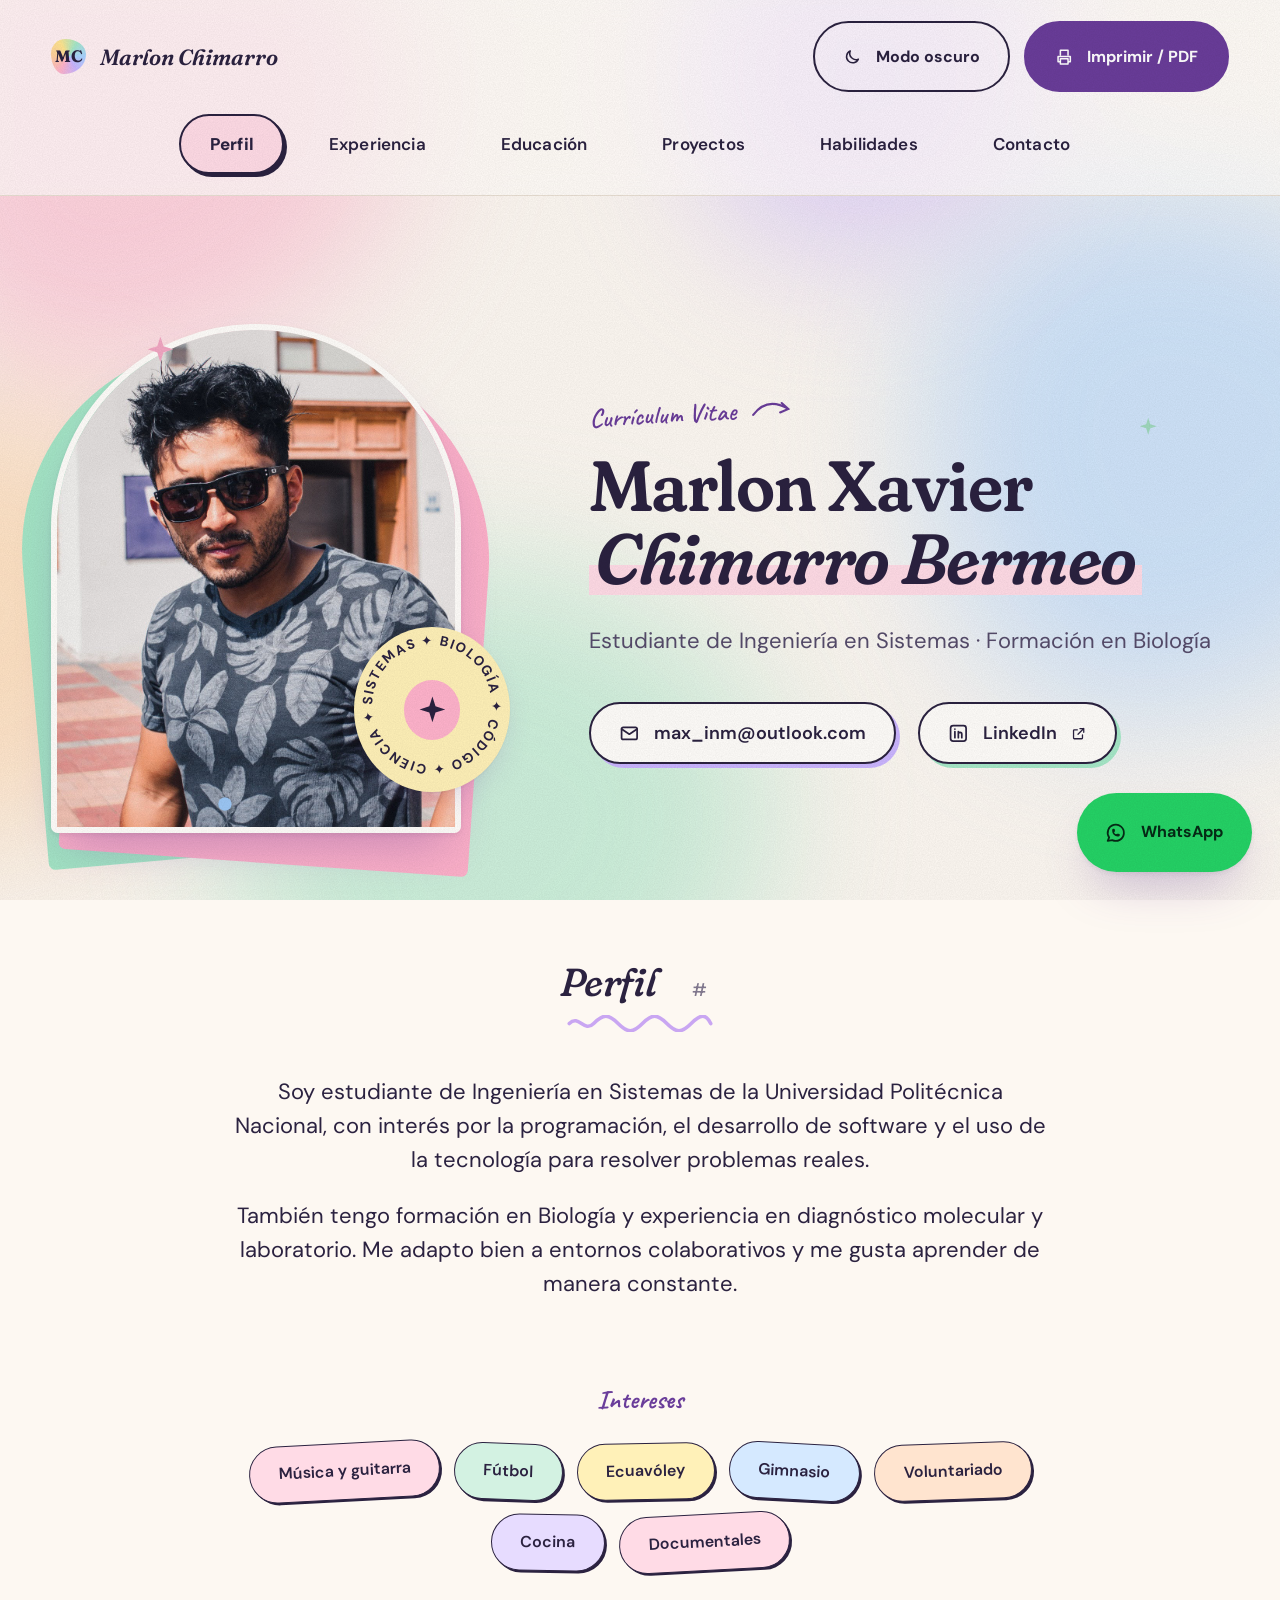
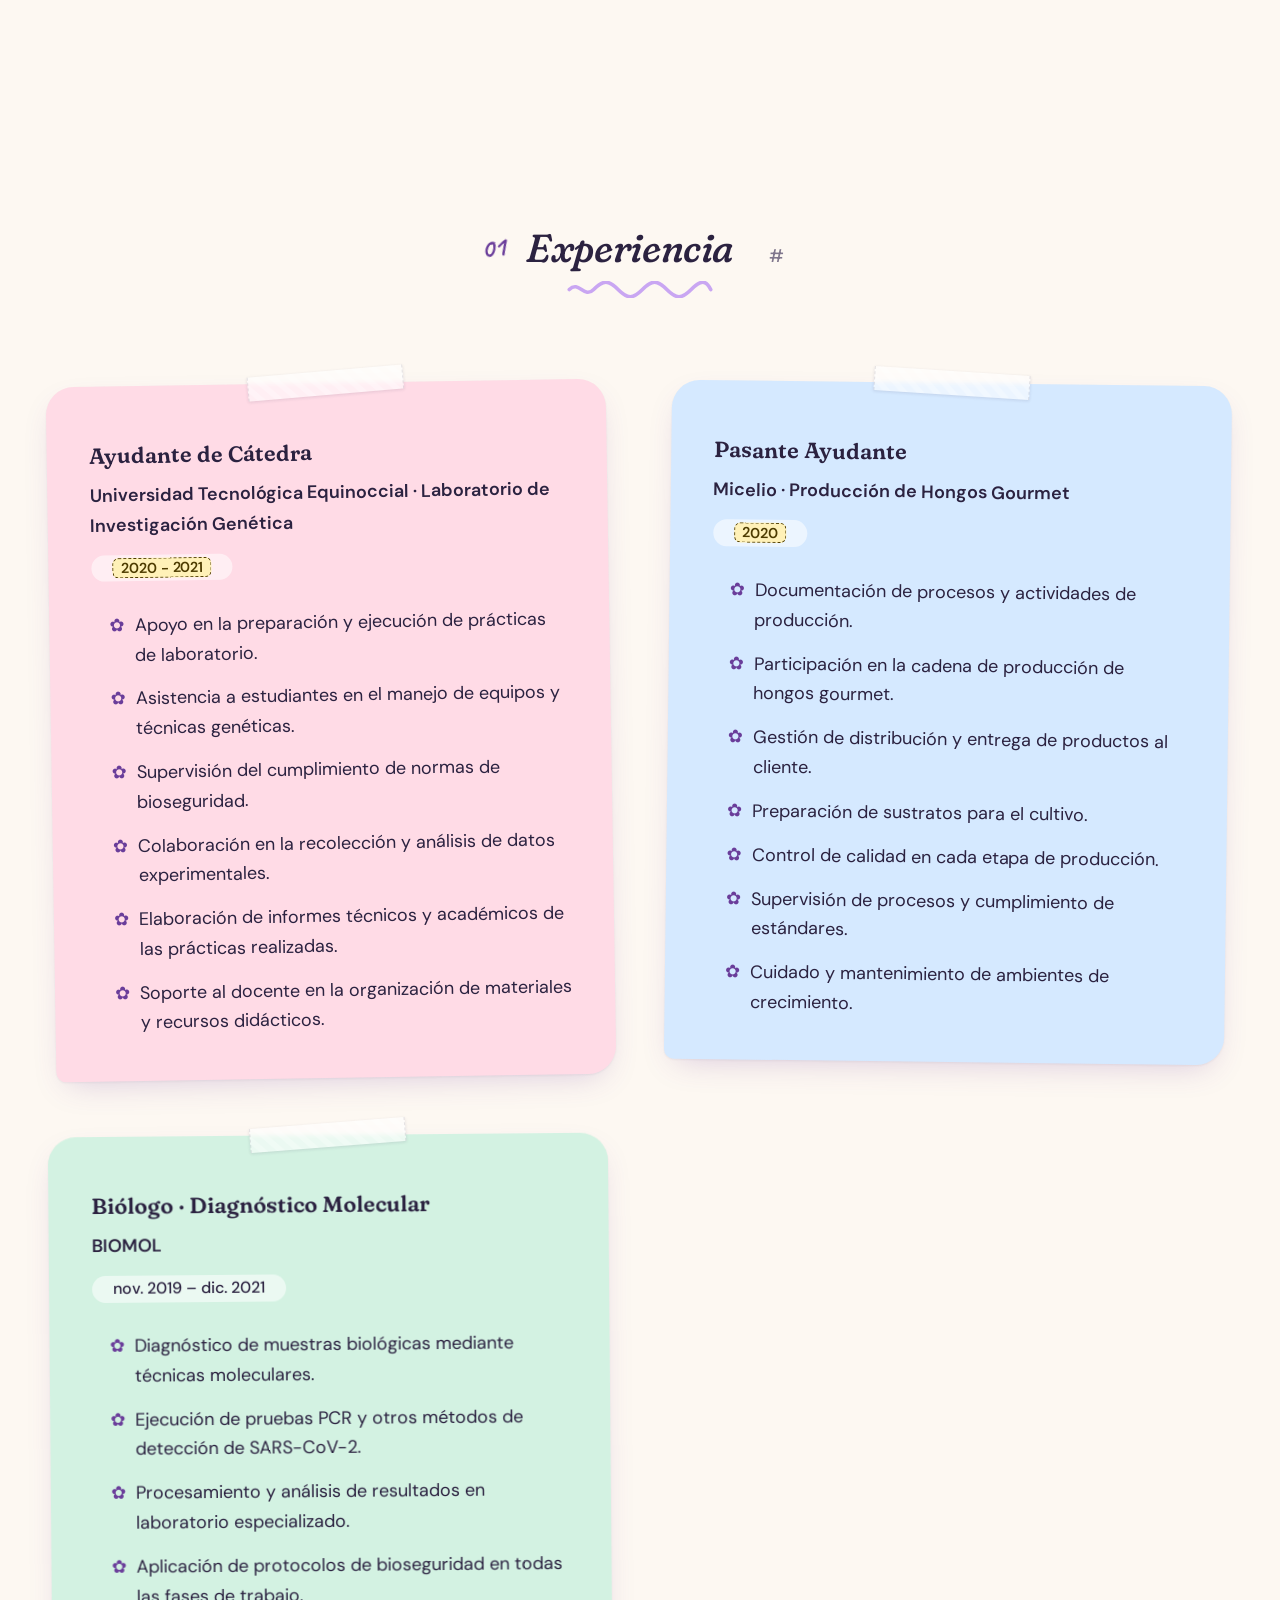
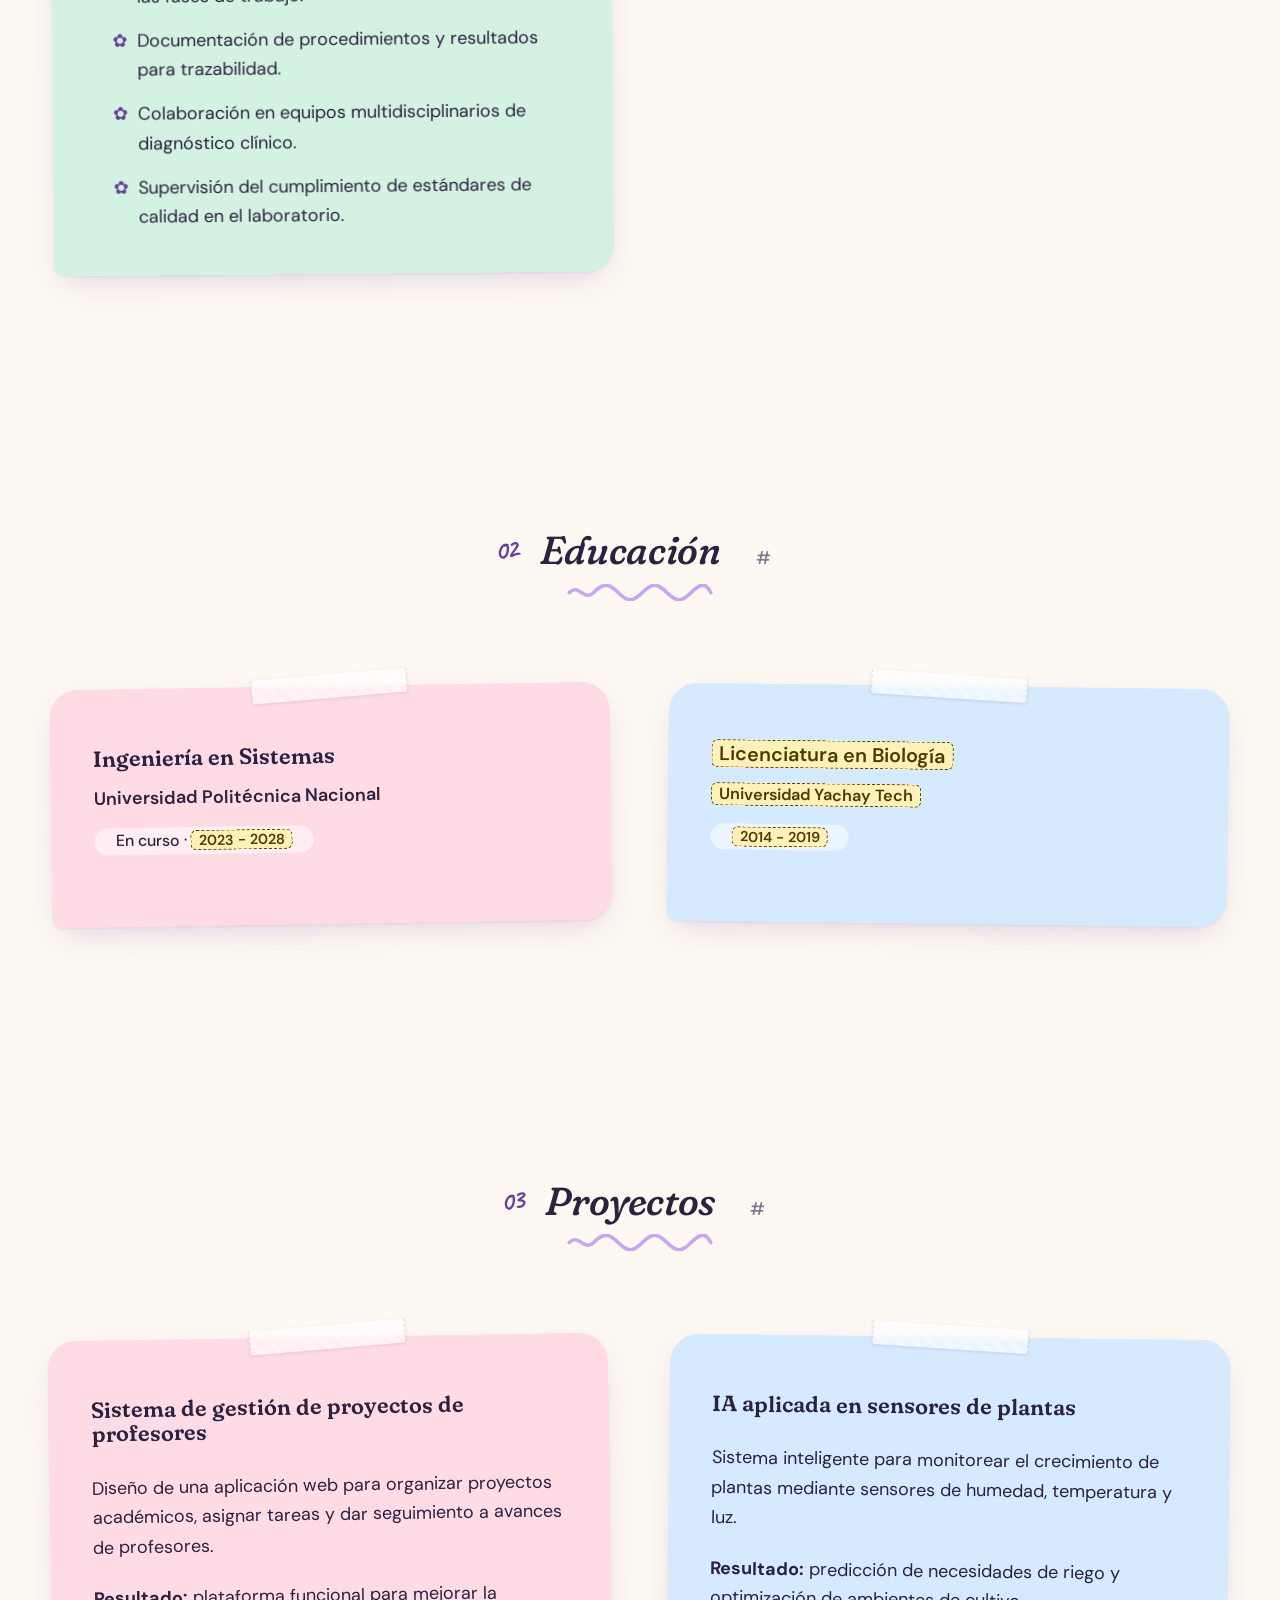
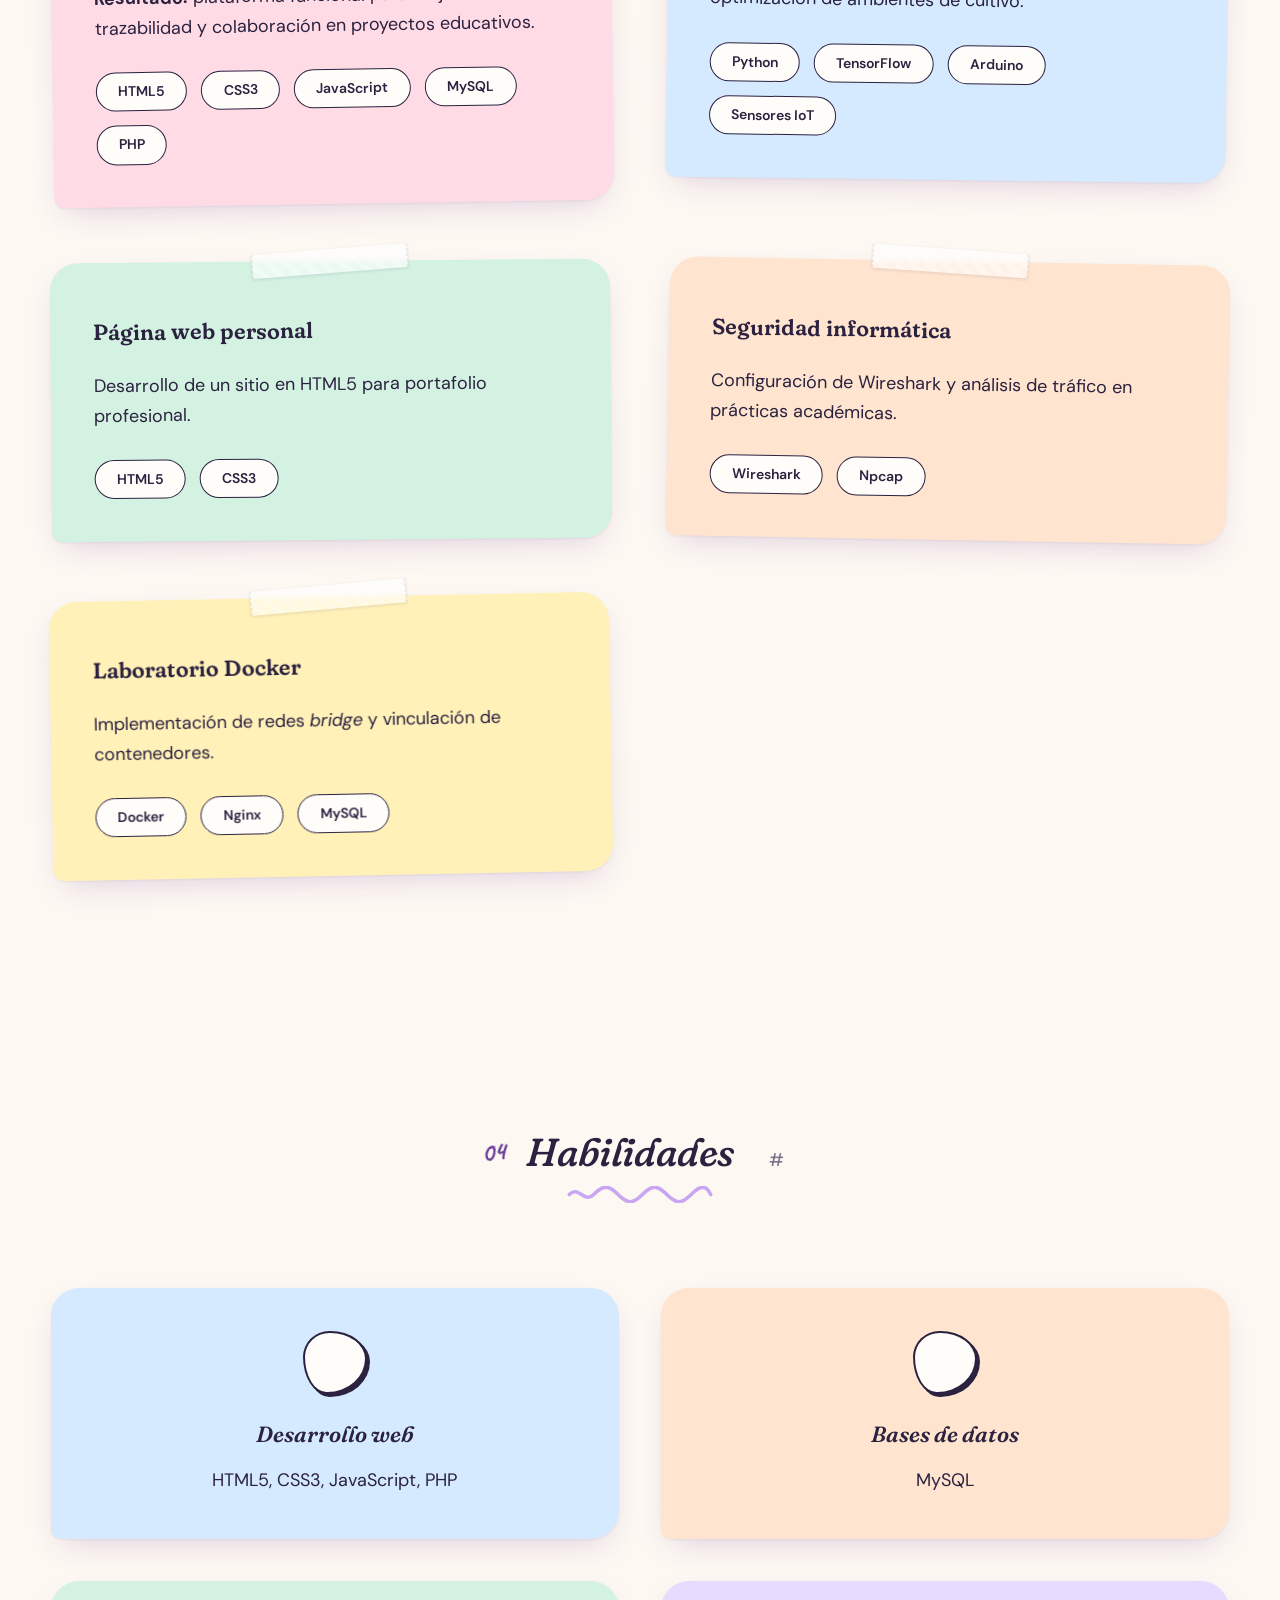
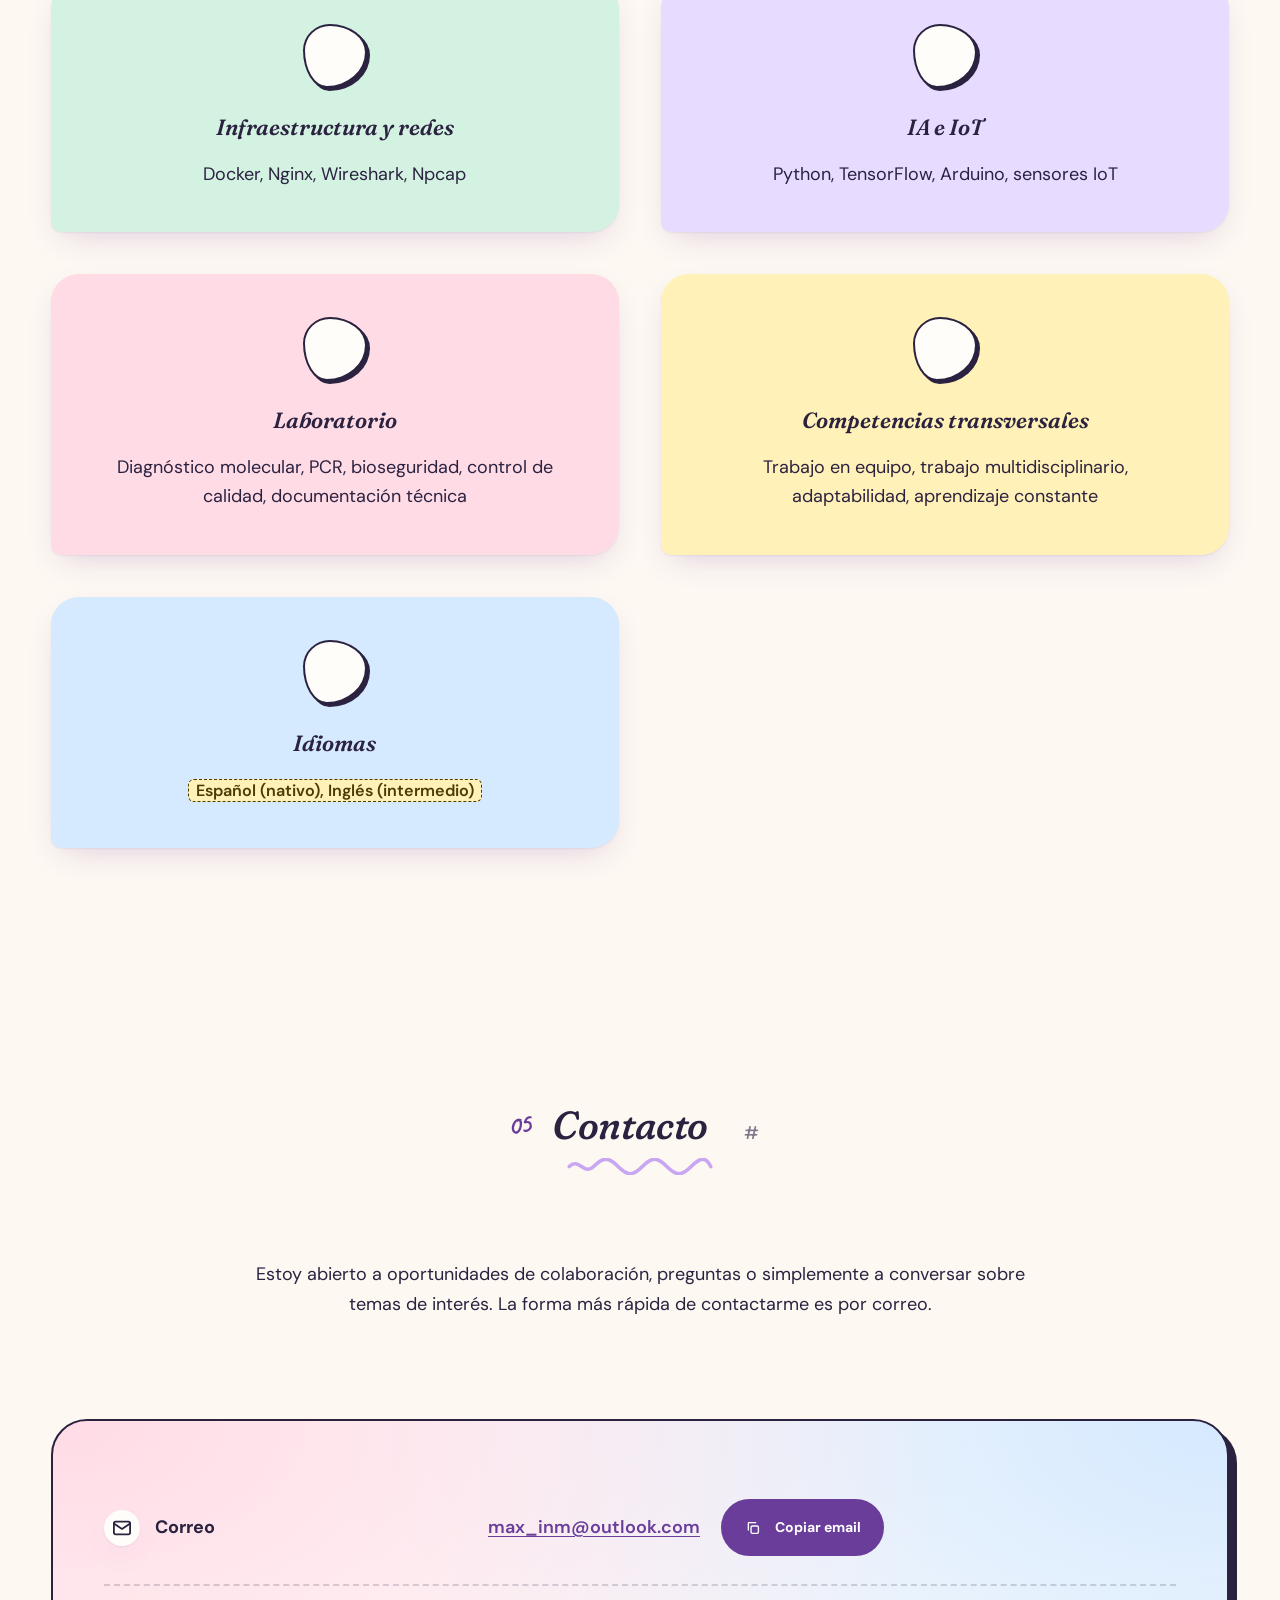
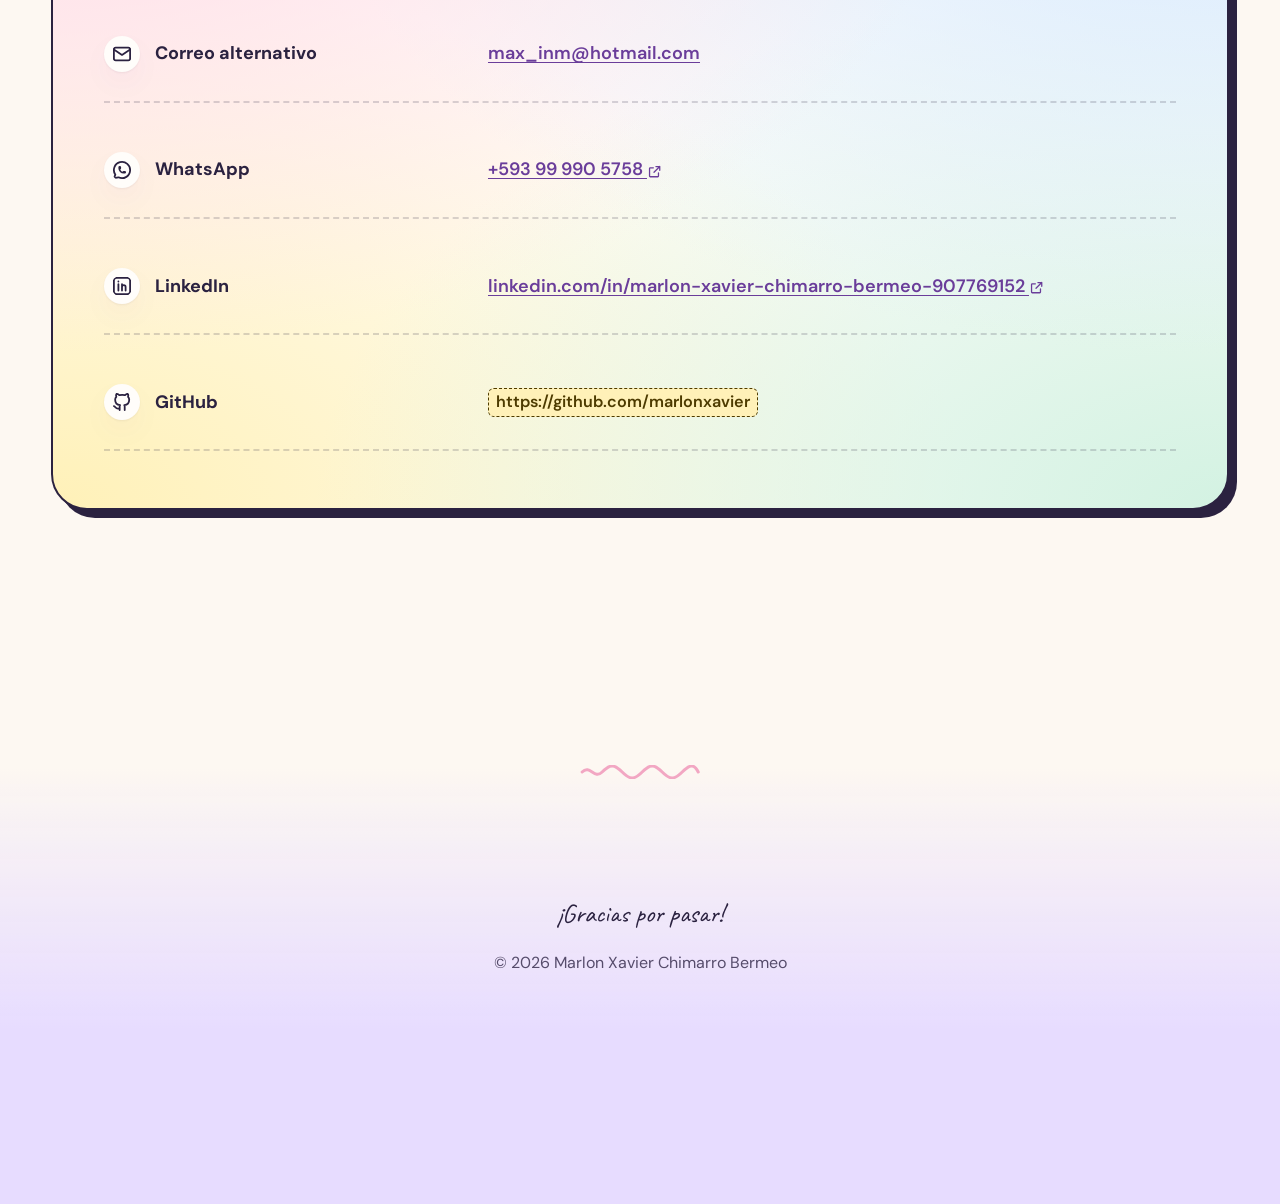
<file: index.html>
<!DOCTYPE html>
<html lang="es" class="no-js">
<head>
    <meta charset="UTF-8">
    <meta name="viewport" content="width=device-width, initial-scale=1.0">
    <meta name="color-scheme" content="light dark">
    <meta name="description" content="Currículum de Marlon Xavier Chimarro Bermeo, estudiante de Ingeniería en Sistemas con formación en Biología.">
    <title>CV | Marlon Xavier Chimarro Bermeo</title>
    <link rel="icon" href="assets/favicon.svg" type="image/svg+xml">
    <link rel="preconnect" href="https://fonts.googleapis.com">
    <link rel="preconnect" href="https://fonts.gstatic.com" crossorigin>
    <link rel="stylesheet" href="https://fonts.googleapis.com/css2?family=Caveat:wght@500;700&family=DM+Sans:ital,opsz,wght@0,9..40,400..800;1,9..40,400..800&family=Fraunces:ital,opsz,wght,SOFT,WONK@0,9..144,400..700,0..100,0..1;1,9..144,400..700,0..100,0..1&display=swap">
    <link rel="stylesheet" href="css/styles.css">
    <script>
        /* Marca que JS está activo y aplica el tema guardado antes de pintar (evita parpadeo). */
        (function () {
            var d = document.documentElement;
            d.classList.remove('no-js');
            d.classList.add('js');
            try {
                var t = localStorage.getItem('tema');
                if (t === 'light' || t === 'dark') d.setAttribute('data-theme', t);
            } catch (e) {}
        })();
    </script>
    <script src="js/main.js" defer></script>
</head>
<body id="inicio">
    <a class="skip-link" href="#contenido">Saltar al contenido</a>

    <!-- Fondo decorativo: manchas pastel difuminadas -->
    <div class="bg-art" aria-hidden="true">
        <span class="blob blob-1"></span>
        <span class="blob blob-2"></span>
        <span class="blob blob-3"></span>
        <span class="blob blob-4"></span>
        <span class="blob blob-5"></span>
    </div>

    <header class="site-header">
        <div class="scroll-progress" aria-hidden="true"></div>
        <div class="header-inner">
            <a class="brand" href="#inicio" title="Ir al inicio de la página"><span class="brand-mark" aria-hidden="true">MC</span>Marlon Chimarro</a>

            <div class="menu-panel">
                <nav class="site-nav" aria-label="Secciones del currículum">
                    <ul class="nav-list">
                        <li><a class="nav-link" href="#perfil">Perfil</a></li>
                        <li><a class="nav-link" href="#experiencia">Experiencia</a></li>
                        <li><a class="nav-link" href="#educacion">Educación</a></li>
                        <li><a class="nav-link" href="#proyectos">Proyectos</a></li>
                        <li><a class="nav-link" href="#habilidades">Habilidades</a></li>
                        <li><a class="nav-link" href="#contacto">Contacto</a></li>
                    </ul>
                </nav>
                <div class="header-actions js-only">
                    <button class="btn btn-ghost" id="theme-toggle" type="button" aria-label="Cambiar a modo oscuro" title="Cambiar entre modo claro y oscuro">
                        <svg class="icon icon-moon" viewBox="0 0 24 24" aria-hidden="true" focusable="false"><path d="M20 14.5A8 8 0 0 1 9.5 4 8 8 0 1 0 20 14.5z"/></svg>
                        <svg class="icon icon-sun" viewBox="0 0 24 24" aria-hidden="true" focusable="false"><circle cx="12" cy="12" r="4"/><path d="M12 2v2M12 20v2M4.9 4.9l1.4 1.4M17.7 17.7l1.4 1.4M2 12h2M20 12h2M4.9 19.1l1.4-1.4M17.7 6.3l1.4-1.4"/></svg>
                        <span class="theme-label">Modo oscuro</span>
                    </button>
                    <button class="btn" id="print-btn" type="button" title="Abre el diálogo de impresión. Elige «Guardar como PDF» para obtener un archivo.">
                        <svg class="icon" viewBox="0 0 24 24" aria-hidden="true" focusable="false"><path d="M7 9V3h10v6M7 18H4v-7h16v7h-3M7 14h10v7H7z"/></svg>
                        <span>Imprimir / PDF</span>
                    </button>
                </div>
            </div>
        </div>
    </header>

    <main id="contenido" tabindex="-1">

        <!-- ============ PERFIL ============ -->
        <section class="section profile" id="perfil" aria-labelledby="perfil-titulo">
            <div class="profile-grid">
                <div class="photo-wrap">
                    <img class="profile-photo" src="assets/foto-perfil.jpg" width="1024" height="1280"
                         alt="Fotografía de Marlon Xavier Chimarro Bermeo">
                    <!-- Sello giratorio decorativo -->
                    <div class="stamp" aria-hidden="true">
                        <svg viewBox="0 0 120 120">
                            <defs><path id="stamp-circle" d="M60 60m-46 0a46 46 0 1 1 92 0a46 46 0 1 1-92 0"/></defs>
                            <text><textPath href="#stamp-circle" textLength="286" lengthAdjust="spacing">Sistemas ✦ Biología ✦ Código ✦ Ciencia ✦</textPath></text>
                        </svg>
                        <span class="stamp-core">
                            <svg viewBox="0 0 24 24"><path d="M12 2l2.4 7.6L22 12l-7.6 2.4L12 22l-2.4-7.6L2 12l7.6-2.4z"/></svg>
                        </span>
                    </div>
                </div>
                <div class="profile-text">
                    <p class="eyebrow">Currículum Vitae
                        <svg viewBox="0 0 40 20" aria-hidden="true" focusable="false"><path d="M2 14c10-12 22-12 34-4M30 4l6 6-8 3"/></svg>
                    </p>
                    <h1 class="name">Marlon Xavier <span class="hl">Chimarro Bermeo</span></h1>
                    <p class="role">Estudiante de Ingeniería en Sistemas · Formación en Biología</p>
                    <ul class="quick-contact" aria-label="Contacto rápido">
                        <li>
                            <a href="mailto:max_inm@outlook.com" title="Escribir un correo a max_inm@outlook.com">
                                <svg class="icon" viewBox="0 0 24 24" aria-hidden="true" focusable="false"><rect x="3" y="5" width="18" height="14" rx="2"/><path d="m3 7 9 6 9-6"/></svg>
                                <span>max_inm@outlook.com</span>
                            </a>
                        </li>
                        <li>
                            <a href="https://www.linkedin.com/in/marlon-xavier-chimarro-bermeo-907769152/" target="_blank" rel="noopener noreferrer" title="Perfil de LinkedIn (abre en pestaña nueva)">
                                <svg class="icon" viewBox="0 0 24 24" aria-hidden="true" focusable="false"><rect x="3" y="3" width="18" height="18" rx="3"/><path d="M8 10v7M8 7v.01M12 17v-4a2 2 0 0 1 4 0v4M12 10v7"/></svg>
                                <span>LinkedIn</span>
                                <svg class="icon icon-ext" viewBox="0 0 24 24" aria-hidden="true" focusable="false"><path d="M14 4h6v6M20 4l-9 9M18 14v5a1 1 0 0 1-1 1H5a1 1 0 0 1-1-1V7a1 1 0 0 1 1-1h5"/></svg>
                                <span class="sr-only">(abre en pestaña nueva)</span>
                            </a>
                        </li>
                    </ul>
                </div>
                <svg class="sparkle sparkle-1" viewBox="0 0 24 24" aria-hidden="true" focusable="false"><path d="M12 2l2.4 7.6L22 12l-7.6 2.4L12 22l-2.4-7.6L2 12l7.6-2.4z"/></svg>
                <svg class="sparkle sparkle-2" viewBox="0 0 24 24" aria-hidden="true" focusable="false"><path d="M12 2l2.4 7.6L22 12l-7.6 2.4L12 22l-2.4-7.6L2 12l7.6-2.4z"/></svg>
                <svg class="sparkle sparkle-3" viewBox="0 0 24 24" aria-hidden="true" focusable="false"><circle cx="12" cy="12" r="9"/></svg>
            </div>

            <div class="profile-about">
                <h2 class="section-title" id="perfil-titulo">Perfil
                    <a class="anchor" href="#perfil" aria-label="Enlace directo a la sección Perfil" title="Enlace a esta sección">#</a>
                </h2>
                <div class="prose">
                    <p>Soy estudiante de Ingeniería en Sistemas de la Universidad Politécnica Nacional, con interés por la programación, el desarrollo de software y el uso de la tecnología para resolver problemas reales.</p>
                    <p>También tengo formación en Biología y experiencia en diagnóstico molecular y laboratorio. Me adapto bien a entornos colaborativos y me gusta aprender de manera constante.</p>
                </div>
                <h3 class="subheading">Intereses</h3>
                <ul class="tag-list" aria-label="Intereses personales">
                    <li class="tag">Música y guitarra</li>
                    <li class="tag">Fútbol</li>
                    <li class="tag">Ecuavóley</li>
                    <li class="tag">Gimnasio</li>
                    <li class="tag">Voluntariado</li>
                    <li class="tag">Cocina</li>
                    <li class="tag">Documentales</li>
                </ul>
            </div>
        </section>

        <!-- ============ EXPERIENCIA ============ -->
        <section class="section" id="experiencia" aria-labelledby="experiencia-titulo">
            <h2 class="section-title" id="experiencia-titulo">Experiencia
                <a class="anchor" href="#experiencia" aria-label="Enlace directo a la sección Experiencia" title="Enlace a esta sección">#</a>
            </h2>

            <article class="entry">
                <header class="entry-header">
                    <h3 class="entry-title">Ayudante de Cátedra</h3>
                    <p class="entry-org">Universidad Tecnológica Equinoccial · Laboratorio de Investigación Genética</p>
                    <p class="entry-meta"><mark class="todo">2020 - 2021</mark></p>
                </header>
                <ul class="entry-list">
                    <li>Apoyo en la preparación y ejecución de prácticas de laboratorio.</li>
                    <li>Asistencia a estudiantes en el manejo de equipos y técnicas genéticas.</li>
                    <li>Supervisión del cumplimiento de normas de bioseguridad.</li>
                    <li>Colaboración en la recolección y análisis de datos experimentales.</li>
                    <li>Elaboración de informes técnicos y académicos de las prácticas realizadas.</li>
                    <li>Soporte al docente en la organización de materiales y recursos didácticos.</li>
                </ul>
            </article>

            <article class="entry">
                <header class="entry-header">
                    <h3 class="entry-title">Pasante Ayudante</h3>
                    <p class="entry-org">Micelio · Producción de Hongos Gourmet</p>
                    <p class="entry-meta"><mark class="todo">2020</mark></p>
                </header>
                <ul class="entry-list">
                    <li>Documentación de procesos y actividades de producción.</li>
                    <li>Participación en la cadena de producción de hongos gourmet.</li>
                    <li>Gestión de distribución y entrega de productos al cliente.</li>
                    <li>Preparación de sustratos para el cultivo.</li>
                    <li>Control de calidad en cada etapa de producción.</li>
                    <li>Supervisión de procesos y cumplimiento de estándares.</li>
                    <li>Cuidado y mantenimiento de ambientes de crecimiento.</li>
                </ul>
            </article>

            <article class="entry">
                <header class="entry-header">
                    <h3 class="entry-title">Biólogo · Diagnóstico Molecular</h3>
                    <p class="entry-org">BIOMOL</p>
                    <p class="entry-meta"><time datetime="2019-11">nov. 2019</time> – <time datetime="2021-12">dic. 2021</time></p>
                </header>
                <ul class="entry-list">
                    <li>Diagnóstico de muestras biológicas mediante técnicas moleculares.</li>
                    <li>Ejecución de pruebas PCR y otros métodos de detección de SARS-CoV-2.</li>
                    <li>Procesamiento y análisis de resultados en laboratorio especializado.</li>
                    <li>Aplicación de protocolos de bioseguridad en todas las fases de trabajo.</li>
                    <li>Documentación de procedimientos y resultados para trazabilidad.</li>
                    <li>Colaboración en equipos multidisciplinarios de diagnóstico clínico.</li>
                    <li>Supervisión del cumplimiento de estándares de calidad en el laboratorio.</li>
                </ul>
            </article>
        </section>

        <!-- ============ EDUCACIÓN ============ -->
        <section class="section" id="educacion" aria-labelledby="educacion-titulo">
            <h2 class="section-title" id="educacion-titulo">Educación
                <a class="anchor" href="#educacion" aria-label="Enlace directo a la sección Educación" title="Enlace a esta sección">#</a>
            </h2>

            <article class="entry">
                <header class="entry-header">
                    <h3 class="entry-title">Ingeniería en Sistemas</h3>
                    <p class="entry-org">Universidad Politécnica Nacional</p>
                    <p class="entry-meta">En curso · <mark class="todo">2023 - 2028</mark></p>
                </header>
            </article>

            <article class="entry">
                <header class="entry-header">
                    <h3 class="entry-title"><mark class="todo">Licenciatura en Biología</mark></h3>
                    <p class="entry-org"><mark class="todo">Universidad Yachay Tech</mark></p>
                    <p class="entry-meta"><mark class="todo">2014 - 2019</mark></p>
                </header>
            </article>
        </section>

        <!-- ============ PROYECTOS ============ -->
        <section class="section" id="proyectos" aria-labelledby="proyectos-titulo">
            <h2 class="section-title" id="proyectos-titulo">Proyectos
                <a class="anchor" href="#proyectos" aria-label="Enlace directo a la sección Proyectos" title="Enlace a esta sección">#</a>
            </h2>

            <article class="entry">
                <header class="entry-header">
                    <h3 class="entry-title">Sistema de gestión de proyectos de profesores</h3>
                </header>
                <p>Diseño de una aplicación web para organizar proyectos académicos, asignar tareas y dar seguimiento a avances de profesores.</p>
                <p><strong>Resultado:</strong> plataforma funcional para mejorar la trazabilidad y colaboración en proyectos educativos.</p>
                <ul class="tag-list" aria-label="Tecnologías usadas">
                    <li class="tag">HTML5</li><li class="tag">CSS3</li><li class="tag">JavaScript</li><li class="tag">MySQL</li><li class="tag">PHP</li>
                </ul>
            </article>

            <article class="entry">
                <header class="entry-header">
                    <h3 class="entry-title">IA aplicada en sensores de plantas</h3>
                </header>
                <p>Sistema inteligente para monitorear el crecimiento de plantas mediante sensores de humedad, temperatura y luz.</p>
                <p><strong>Resultado:</strong> predicción de necesidades de riego y optimización de ambientes de cultivo.</p>
                <ul class="tag-list" aria-label="Tecnologías usadas">
                    <li class="tag">Python</li><li class="tag">TensorFlow</li><li class="tag">Arduino</li><li class="tag">Sensores IoT</li>
                </ul>
            </article>

            <article class="entry">
                <header class="entry-header">
                    <h3 class="entry-title">Página web personal</h3>
                </header>
                <p>Desarrollo de un sitio en HTML5 para portafolio profesional.</p>
                <ul class="tag-list" aria-label="Tecnologías usadas">
                    <li class="tag">HTML5</li><li class="tag">CSS3</li>
                </ul>
            </article>

            <article class="entry">
                <header class="entry-header">
                    <h3 class="entry-title">Seguridad informática</h3>
                </header>
                <p>Configuración de Wireshark y análisis de tráfico en prácticas académicas.</p>
                <ul class="tag-list" aria-label="Tecnologías usadas">
                    <li class="tag">Wireshark</li><li class="tag">Npcap</li>
                </ul>
            </article>

            <article class="entry">
                <header class="entry-header">
                    <h3 class="entry-title">Laboratorio Docker</h3>
                </header>
                <p>Implementación de redes <i lang="en">bridge</i> y vinculación de contenedores.</p>
                <ul class="tag-list" aria-label="Tecnologías usadas">
                    <li class="tag">Docker</li><li class="tag">Nginx</li><li class="tag">MySQL</li>
                </ul>
            </article>
        </section>

        <!-- ============ HABILIDADES ============ -->
        <section class="section" id="habilidades" aria-labelledby="habilidades-titulo">
            <h2 class="section-title" id="habilidades-titulo">Habilidades
                <a class="anchor" href="#habilidades" aria-label="Enlace directo a la sección Habilidades" title="Enlace a esta sección">#</a>
            </h2>
            <dl class="skills">
                <div class="skill-group">
                    <dt>Desarrollo web</dt>
                    <dd>HTML5, CSS3, JavaScript, PHP</dd>
                </div>
                <div class="skill-group">
                    <dt>Bases de datos</dt>
                    <dd>MySQL</dd>
                </div>
                <div class="skill-group">
                    <dt>Infraestructura y redes</dt>
                    <dd>Docker, Nginx, Wireshark, Npcap</dd>
                </div>
                <div class="skill-group">
                    <dt>IA e IoT</dt>
                    <dd>Python, TensorFlow, Arduino, sensores IoT</dd>
                </div>
                <div class="skill-group">
                    <dt>Laboratorio</dt>
                    <dd>Diagnóstico molecular, PCR, bioseguridad, control de calidad, documentación técnica</dd>
                </div>
                <div class="skill-group">
                    <dt>Competencias transversales</dt>
                    <dd>Trabajo en equipo, trabajo multidisciplinario, adaptabilidad, aprendizaje constante</dd>
                </div>
                <div class="skill-group">
                    <dt>Idiomas</dt>
                    <dd><mark class="todo">Español (nativo), Inglés (intermedio)</mark></dd>
                </div>
            </dl>
        </section>

        <!-- ============ CONTACTO ============ -->
        <section class="section" id="contacto" aria-labelledby="contacto-titulo">
            <h2 class="section-title" id="contacto-titulo">Contacto
                <a class="anchor" href="#contacto" aria-label="Enlace directo a la sección Contacto" title="Enlace a esta sección">#</a>
            </h2>
            <p class="prose">Estoy abierto a oportunidades de colaboración, preguntas o simplemente a conversar sobre temas de interés. La forma más rápida de contactarme es por correo.</p>

            <ul class="contact-list">
                <li class="contact-item">
                    <span class="contact-label">
                        <svg class="icon" viewBox="0 0 24 24" aria-hidden="true" focusable="false"><rect x="3" y="5" width="18" height="14" rx="2"/><path d="m3 7 9 6 9-6"/></svg>
                        Correo
                    </span>
                    <span class="contact-value">
                        <a href="mailto:max_inm@outlook.com" id="email" title="Escribir un correo (abre tu aplicación de correo)">max_inm@outlook.com</a>
                        <button class="btn btn-small js-only" id="copy-email" type="button" data-copy="max_inm@outlook.com" aria-describedby="copy-status" title="Copiar la dirección de correo al portapapeles">
                            <svg class="icon" viewBox="0 0 24 24" aria-hidden="true" focusable="false"><rect x="9" y="9" width="11" height="11" rx="2"/><path d="M5 15V5a1 1 0 0 1 1-1h10"/></svg>
                            <span>Copiar email</span>
                        </button>
                        <span class="copy-status" id="copy-status" role="status" aria-live="polite"></span>
                    </span>
                </li>
                <li class="contact-item">
                    <span class="contact-label">
                        <svg class="icon" viewBox="0 0 24 24" aria-hidden="true" focusable="false"><rect x="3" y="5" width="18" height="14" rx="2"/><path d="m3 7 9 6 9-6"/></svg>
                        Correo alternativo
                    </span>
                    <span class="contact-value">
                        <a href="mailto:max_inm@hotmail.com" title="Escribir un correo (abre tu aplicación de correo)">max_inm@hotmail.com</a>
                    </span>
                </li>
                <li class="contact-item">
                    <span class="contact-label">
                        <svg class="icon" viewBox="0 0 24 24" aria-hidden="true" focusable="false"><path d="M3 21l1.65-3.8a9 9 0 1 1 3.4 2.9L3 21"/><path d="M9 10a.5.5 0 0 0 1 0V9a.5.5 0 0 0-1 0v1a5 5 0 0 0 5 5h1a.5.5 0 0 0 0-1h-1a.5.5 0 0 0 0 1"/></svg>
                        WhatsApp
                    </span>
                    <span class="contact-value">
                        <a href="https://wa.me/593999905758" target="_blank" rel="noopener noreferrer" title="Escribir por WhatsApp (abre en pestaña nueva)">
                            +593 99 990 5758
                            <svg class="icon icon-ext" viewBox="0 0 24 24" aria-hidden="true" focusable="false"><path d="M14 4h6v6M20 4l-9 9M18 14v5a1 1 0 0 1-1 1H5a1 1 0 0 1-1-1V7a1 1 0 0 1 1-1h5"/></svg>
                            <span class="sr-only">(abre en pestaña nueva)</span>
                        </a>
                    </span>
                </li>
                <li class="contact-item">
                    <span class="contact-label">
                        <svg class="icon" viewBox="0 0 24 24" aria-hidden="true" focusable="false"><rect x="3" y="3" width="18" height="18" rx="3"/><path d="M8 10v7M8 7v.01M12 17v-4a2 2 0 0 1 4 0v4M12 10v7"/></svg>
                        LinkedIn
                    </span>
                    <span class="contact-value">
                        <a href="https://www.linkedin.com/in/marlon-xavier-chimarro-bermeo-907769152/" target="_blank" rel="noopener noreferrer" title="Perfil de LinkedIn (abre en pestaña nueva)">
                            linkedin.com/in/marlon-xavier-chimarro-bermeo-907769152
                            <svg class="icon icon-ext" viewBox="0 0 24 24" aria-hidden="true" focusable="false"><path d="M14 4h6v6M20 4l-9 9M18 14v5a1 1 0 0 1-1 1H5a1 1 0 0 1-1-1V7a1 1 0 0 1 1-1h5"/></svg>
                            <span class="sr-only">(abre en pestaña nueva)</span>
                        </a>
                    </span>
                </li>
                <li class="contact-item">
                    <span class="contact-label">
                        <svg class="icon" viewBox="0 0 24 24" aria-hidden="true" focusable="false"><path d="M9 19c-4 1.5-4-2-6-2.5M15 21v-3.5c0-1 .1-1.4-.5-2 2.8-.3 5.5-1.4 5.5-6a4.6 4.6 0 0 0-1.3-3.2 4.2 4.2 0 0 0-.1-3.2s-1-.3-3.4 1.3a11.6 11.6 0 0 0-6 0C6.8 2.8 5.8 3.1 5.8 3.1a4.2 4.2 0 0 0-.1 3.2A4.6 4.6 0 0 0 4.4 9.5c0 4.6 2.7 5.7 5.5 6-.6.6-.6 1.2-.5 2V21"/></svg>
                        GitHub
                    </span>
                    <span class="contact-value"><mark class="todo">https://github.com/marlonxavier</mark></span>
                </li>
            </ul>
        </section>
    </main>

    <footer class="site-footer">
        <p class="footer-note">¡Gracias por pasar!</p>
        <p>&copy; 2026 Marlon Xavier Chimarro Bermeo</p>
    </footer>

    <!-- Acciones flotantes (esquina inferior derecha) -->
    <div class="floating-actions">
        <a class="fab to-top" href="#inicio" title="Volver al inicio de la página">
            <svg class="icon" viewBox="0 0 24 24" aria-hidden="true" focusable="false"><path d="M12 19V5M5 12l7-7 7 7"/></svg>
            <span>Volver arriba</span>
        </a>
        <a class="fab whatsapp-fab" href="https://wa.me/593999905758" target="_blank" rel="noopener noreferrer" title="Escribir por WhatsApp al +593 99 990 5758 (abre en pestaña nueva)">
            <svg class="icon" viewBox="0 0 24 24" aria-hidden="true" focusable="false"><path d="M3 21l1.65-3.8a9 9 0 1 1 3.4 2.9L3 21"/><path d="M9 10a.5.5 0 0 0 1 0V9a.5.5 0 0 0-1 0v1a5 5 0 0 0 5 5h1a.5.5 0 0 0 0-1h-1a.5.5 0 0 0 0 1"/></svg>
            <span>WhatsApp</span>
            <span class="sr-only">(abre en pestaña nueva)</span>
        </a>
    </div>
</body>
</html>
</file>
<file: css/styles.css>
/* =========================================================
   CV · Marlon Xavier Chimarro Bermeo — edición "Pastel artístico"
   Índice:
   1. Tokens (variables)   5. Componentes
   2. Tema oscuro          6. Efectos y animaciones
   3. Base                 7. Utilidades y movimiento reducido
   4. Layout               8. Impresión
   ========================================================= */

/* ---------- 1. Tokens ---------- */
:root {
    /* Tinta y fondo (todo el texto va en tinta oscura: contraste ≥ 7:1 sobre pasteles) */
    --c-text: #2b2240;
    --c-text-muted: #564c6b;
    --c-bg: #fdf8f2;               /* papel crema */
    --c-surface: #fffdfa;
    --c-border: #e9dfd3;
    --c-primary: #6a3d9a;          /* violeta: enlaces, foco, activo */
    --c-primary-strong: #4e2a76;
    --c-on-primary: #ffffff;
    --c-accent: #f2a7c3;           /* rosa: detalles decorativos */

    /* Pasteles (fondos de tarjetas, etiquetas y manchas) */
    --p-pink: #ffdbe6;
    --p-peach: #ffe4cf;
    --p-butter: #fff1b8;
    --p-mint: #d3f2e2;
    --p-sky: #d5e9ff;
    --p-lilac: #e7dcff;
    /* Versiones vivas, solo para las manchas difuminadas del fondo */
    --b-pink: #ffb3cc;
    --b-peach: #ffcf9e;
    --b-mint: #a6e8c8;
    --b-sky: #a9d2ff;
    --b-lilac: #cbb5ff;
    --blob-opacity: 0.55;
    --grain-opacity: 0.07;
    --tape: rgb(255 255 255 / 0.55);
    --shine: rgb(255 255 255 / 0.55);
    --c-dash: rgb(43 34 64 / 0.18);

    --c-glass: rgb(255 253 250 / 0.72);
    --c-tag-bg: var(--p-lilac);
    --c-todo-bg: #fff1b8;
    --c-todo-text: #4d3b00;
    --c-whatsapp: #25d366;         /* color de marca, solo en el botón de WhatsApp */
    --c-whatsapp-strong: #1ebe5b;
    --c-on-whatsapp: #062b16;

    --shadow-soft: 0 1px 2px rgb(43 34 64 / 0.06), 0 12px 32px -12px rgb(106 61 154 / 0.25);
    --shadow-lift: 0 2px 4px rgb(43 34 64 / 0.08), 0 24px 48px -16px rgb(106 61 154 / 0.35);

    /* Tipografía: display serif artística, sans para leer y una manuscrita para acentos */
    --font-serif: "Fraunces", Georgia, "Times New Roman", serif;
    --font-sans: "DM Sans", system-ui, -apple-system, "Segoe UI", Roboto, "Helvetica Neue", Arial, sans-serif;
    --font-hand: "Caveat", "Segoe Print", "Bradley Hand", cursive;
    /* La raíz crece hasta 2.5× (ver html): el texto usa la mitad de esa escala,
       con un mínimo en px para que siga legible en móvil. */
    --fs-xs: max(0.4375rem, 14px);
    --fs-sm: max(0.5rem, 16px);
    --fs-base: max(0.5625rem, 18px);
    --fs-md: max(0.6875rem, 22px);
    --fs-lg: max(1.375rem, 36px);
    --fs-xl: max(2.5rem, 46px);
    --fs-hand: max(0.875rem, 26px);
    --fs-nav: max(0.5625rem, 17px);
    --lh-tight: 1.1;
    --lh-base: 1.65;

    /* Espaciado (escala 4px) */
    --sp-1: 0.25rem;
    --sp-2: 0.5rem;
    --sp-3: 0.75rem;
    --sp-4: 1rem;
    --sp-5: 1.5rem;
    --sp-6: 2rem;
    --sp-7: 3rem;
    --sp-8: 4.5rem;
    --sp-9: 6rem;

    --radius: 18px;
    --radius-card: 28px 28px 28px 10px;   /* esquina "doblada" orgánica */
    --radius-pill: 999px;
    --page-gutter: clamp(1rem, 4vw, 3rem);
    --page-max: 76rem;
    --col-min: 18rem;
    --prose-max: 68ch;
    --header-h: 7rem;               /* main.js lo mide y actualiza */
    --focus-ring: 3px solid var(--c-primary);
    --ease-out: cubic-bezier(0.22, 1, 0.36, 1);
    --ease-spring: cubic-bezier(0.34, 1.56, 0.64, 1);
    --transition: 220ms var(--ease-out);
}

/* ---------- 2. Tema oscuro "pastel de medianoche" (sistema + manual: ambos bloques iguales) ---------- */
@media (prefers-color-scheme: dark) {
    :root:not([data-theme="light"]) {
        --c-text: #f4effb;
        --c-text-muted: #c9bfdb;
        --c-bg: #17131f;
        --c-surface: #211b2d;
        --c-border: #3a3049;
        --c-primary: #d6bcff;
        --c-primary-strong: #ecdfff;
        --c-on-primary: #1b1426;
        --c-accent: #f5a9c6;
        --p-pink: #3b2333;
        --p-peach: #3b2a22;
        --p-butter: #36311c;
        --p-mint: #1d3329;
        --p-sky: #1e2b3d;
        --p-lilac: #2d2545;
        --blob-opacity: 0.22;
        --grain-opacity: 0.05;
        --tape: rgb(255 255 255 / 0.14);
        --shine: rgb(255 255 255 / 0.07);
        --c-dash: rgb(255 255 255 / 0.16);
        --c-glass: rgb(33 27 45 / 0.72);
        --c-todo-bg: #4d3b00;
        --c-todo-text: #fff1b8;
        --shadow-soft: 0 1px 2px rgb(0 0 0 / 0.3), 0 12px 32px -12px rgb(0 0 0 / 0.6);
        --shadow-lift: 0 2px 4px rgb(0 0 0 / 0.35), 0 24px 48px -16px rgb(214 188 255 / 0.25);
        color-scheme: dark;
    }
}

:root[data-theme="dark"] {
    --c-text: #f4effb;
    --c-text-muted: #c9bfdb;
    --c-bg: #17131f;
    --c-surface: #211b2d;
    --c-border: #3a3049;
    --c-primary: #d6bcff;
    --c-primary-strong: #ecdfff;
    --c-on-primary: #1b1426;
    --c-accent: #f5a9c6;
    --p-pink: #3b2333;
    --p-peach: #3b2a22;
    --p-butter: #36311c;
    --p-mint: #1d3329;
    --p-sky: #1e2b3d;
    --p-lilac: #2d2545;
    --blob-opacity: 0.22;
    --grain-opacity: 0.05;
    --tape: rgb(255 255 255 / 0.14);
    --shine: rgb(255 255 255 / 0.07);
    --c-dash: rgb(255 255 255 / 0.16);
    --c-glass: rgb(33 27 45 / 0.72);
    --c-todo-bg: #4d3b00;
    --c-todo-text: #fff1b8;
    --shadow-soft: 0 1px 2px rgb(0 0 0 / 0.3), 0 12px 32px -12px rgb(0 0 0 / 0.6);
    --shadow-lift: 0 2px 4px rgb(0 0 0 / 0.35), 0 24px 48px -16px rgb(214 188 255 / 0.25);
    color-scheme: dark;
}

:root[data-theme="light"] {
    color-scheme: light;
}

/* ---------- 3. Base ---------- */
*,
*::before,
*::after {
    box-sizing: border-box;
}

/* Toda la escala está en rem: al crecer la raíz, crece la página entera.
   16px en móvil → 2.5× (40px) hacia 1920px de ancho. */
html {
    font-size: clamp(100%, 0.32rem + 1.82vw, 250%);
    scroll-behavior: smooth;
    scroll-padding-top: calc(var(--header-h) + var(--sp-4));
    -webkit-text-size-adjust: 100%;
}

body {
    position: relative;
    margin: 0;
    font-family: var(--font-sans);
    font-size: var(--fs-base);
    line-height: var(--lh-base);
    color: var(--c-text);
    background: var(--c-bg);
    overflow-x: hidden;
}

/* Textura de papel (grano) sobre toda la página */
body::after {
    content: "";
    position: fixed;
    inset: 0;
    z-index: 60;
    pointer-events: none;
    opacity: var(--grain-opacity);
    background-image: url("data:image/svg+xml,%3Csvg xmlns='http://www.w3.org/2000/svg' width='220' height='220'%3E%3Cfilter id='n'%3E%3CfeTurbulence type='fractalNoise' baseFrequency='.85' numOctaves='3' stitchTiles='stitch'/%3E%3CfeColorMatrix values='0 0 0 0 0 0 0 0 0 0 0 0 0 0 0 0 0 0 1 0'/%3E%3C/filter%3E%3Crect width='100%25' height='100%25' filter='url(%23n)'/%3E%3C/svg%3E");
}

::selection {
    background: var(--b-pink);
    color: #2b2240;
}

img {
    max-width: 100%;
    height: auto;
    display: block;
}

h1,
h2,
h3 {
    line-height: var(--lh-tight);
    margin: 0;
}

p {
    margin: 0 0 var(--sp-3);
}

a {
    color: var(--c-primary);
    text-decoration-thickness: 1px;
    text-underline-offset: 3px;
    transition: color var(--transition);
}

a:hover {
    color: var(--c-primary-strong);
    text-decoration-thickness: 2px;
}

:focus-visible {
    outline: var(--focus-ring);
    outline-offset: 3px;
    border-radius: 6px;
}

main:focus {
    outline: none;
}

.icon {
    width: 1.15em;
    height: 1.15em;
    flex: none;
    fill: none;
    stroke: currentColor;
    stroke-width: 2;
    stroke-linecap: round;
    stroke-linejoin: round;
    vertical-align: -0.2em;
}

.icon-ext {
    width: 0.85em;
    height: 0.85em;
}

/* ---------- 4. Layout ---------- */

/* Fondo artístico: manchas pastel difuminadas que flotan despacio */
.bg-art {
    position: fixed;
    inset: 0;
    z-index: -1;
    overflow: hidden;
    pointer-events: none;
}

.blob {
    position: absolute;
    width: 42vmax;
    aspect-ratio: 1;
    border-radius: 42% 58% 63% 37% / 41% 44% 56% 59%;
    filter: blur(70px);
    opacity: var(--blob-opacity);
    animation: blob-drift 26s ease-in-out infinite alternate;
}

.blob-1 { top: -12vmax; left: -10vmax; background: var(--b-pink); }
.blob-2 { top: 20vh; right: -14vmax; background: var(--b-sky); animation-duration: 32s; animation-delay: -8s; }
.blob-3 { bottom: -16vmax; left: 18vw; background: var(--b-mint); animation-duration: 29s; animation-delay: -14s; }
.blob-4 { top: 45vh; left: -18vmax; width: 34vmax; background: var(--b-peach); animation-duration: 35s; animation-delay: -4s; }
.blob-5 { top: -8vmax; right: 18vw; width: 28vmax; background: var(--b-lilac); animation-duration: 23s; animation-delay: -18s; }

.skip-link {
    position: absolute;
    left: var(--sp-4);
    top: -100px;
    z-index: 100;
    padding: var(--sp-2) var(--sp-4);
    background: var(--c-primary);
    color: var(--c-on-primary);
    font-weight: 700;
    border-radius: var(--radius-pill);
}

.skip-link:focus {
    top: var(--sp-2);
    color: var(--c-on-primary);
}

/* Cabecera de cristal esmerilado */
.site-header {
    position: sticky;
    top: 0;
    z-index: 50;
    background: var(--c-glass);
    -webkit-backdrop-filter: blur(16px) saturate(160%);
    backdrop-filter: blur(16px) saturate(160%);
    border-bottom: 1px solid var(--c-border);
}

/* Barra de progreso de lectura en arco iris pastel (main.js actualiza --progress) */
.scroll-progress {
    position: absolute;
    left: 0;
    bottom: -1px;
    height: 4px;
    width: 100%;
    transform-origin: 0 50%;
    transform: scaleX(var(--progress, 0));
    background: linear-gradient(90deg, var(--b-pink), var(--b-peach), #ffe58f, var(--b-mint), var(--b-sky), var(--b-lilac));
    border-radius: 0 4px 4px 0;
}

.header-inner {
    max-width: calc(var(--page-max) + 2 * var(--page-gutter));
    margin: 0 auto;
    padding: var(--sp-3) var(--page-gutter);
    display: flex;
    flex-wrap: wrap;
    align-items: center;
    gap: var(--sp-3) var(--sp-4);
}

.brand {
    display: inline-flex;
    align-items: center;
    gap: var(--sp-2);
    font-family: var(--font-serif);
    font-size: var(--fs-md);
    font-weight: 600;
    font-style: italic;
    color: var(--c-text);
    text-decoration: none;
    white-space: nowrap;
}

.brand-mark {
    display: inline-grid;
    place-items: center;
    width: 2.1em;
    height: 2.1em;
    font-style: normal;
    font-size: 0.75em;
    font-weight: 700;
    color: #2b2240;
    background: conic-gradient(from 210deg, var(--b-pink), var(--b-peach), #ffe58f, var(--b-mint), var(--b-sky), var(--b-lilac), var(--b-pink));
    border-radius: 42% 58% 63% 37% / 41% 44% 56% 59%;
    transition: transform 600ms var(--ease-spring), border-radius 600ms var(--ease-out);
}

.brand:hover {
    color: var(--c-primary);
}

.brand:hover .brand-mark {
    transform: rotate(-12deg) scale(1.08);
    border-radius: 58% 42% 37% 63% / 56% 59% 41% 44%;
}

.menu-panel {
    display: contents;
}

.site-nav {
    order: 3;
    flex-basis: 100%;
}

.nav-list {
    display: flex;
    flex-wrap: wrap;
    justify-content: center;
    gap: var(--sp-2);
    margin: 0;
    padding: 0;
    list-style: none;
}

.nav-link {
    position: relative;
    display: block;
    padding: var(--sp-2) var(--sp-4);
    border-radius: var(--radius-pill);
    color: var(--c-text);
    font-size: var(--fs-nav);
    font-weight: 600;
    letter-spacing: 0.01em;
    text-decoration: none;
    border: 2px solid transparent;
    transition: color var(--transition), background-color var(--transition), transform 300ms var(--ease-spring), border-color var(--transition);
}

.nav-list li:nth-child(6n+1) .nav-link { --chip: var(--p-pink); }
.nav-list li:nth-child(6n+2) .nav-link { --chip: var(--p-peach); }
.nav-list li:nth-child(6n+3) .nav-link { --chip: var(--p-butter); }
.nav-list li:nth-child(6n+4) .nav-link { --chip: var(--p-mint); }
.nav-list li:nth-child(6n+5) .nav-link { --chip: var(--p-sky); }
.nav-list li:nth-child(6n+6) .nav-link { --chip: var(--p-lilac); }

.nav-link:hover {
    color: var(--c-text);
    background: var(--chip);
    transform: translateY(-2px) rotate(-1.5deg);
}

.nav-link:active {
    transform: translateY(0) scale(0.97);
}

/* H1 · sección activa (lo marca main.js con aria-current): fondo, borde y negrita */
.nav-link[aria-current="true"] {
    color: var(--c-text);
    font-weight: 800;
    background: var(--chip);
    border-color: var(--c-text);
    box-shadow: 3px 3px 0 var(--c-text);
}

.header-actions {
    order: 2;
    display: flex;
    flex-wrap: wrap;
    gap: var(--sp-2);
    margin-left: auto;
}

main {
    max-width: calc(var(--page-max) + 2 * var(--page-gutter));
    margin: 0 auto;
    padding: var(--sp-6) var(--page-gutter) var(--sp-8);
}

/* Cada sección es una cuadrícula fluida: las entradas se reparten en tantas
   columnas como quepan (mín. --col-min) y se reacomodan al redimensionar. */
.section {
    display: grid;
    grid-template-columns: repeat(auto-fit, minmax(min(100%, var(--col-min)), 1fr));
    justify-content: center;
    gap: var(--sp-6);
    align-items: start;
    padding: var(--sp-8) 0;
    counter-increment: seccion;
}

main {
    counter-reset: seccion;
}

.section > :not(.entry) {
    grid-column: 1 / -1;
}

.section.profile {
    display: block;
    padding-top: var(--sp-5);
    counter-increment: none;
}

.profile-about {
    max-width: var(--prose-max);
    margin: 0 auto;
    text-align: center;
}

.profile-about > .section-title {
    margin-bottom: var(--sp-5);
}

.profile-about .tag-list {
    justify-content: center;
}

/* Pie con onda pastel */
.site-footer {
    position: relative;
    padding: var(--sp-8) var(--page-gutter) 8rem;   /* espacio para los botones flotantes */
    display: flex;
    flex-direction: column;
    align-items: center;
    gap: var(--sp-2);
    text-align: center;
    color: var(--c-text-muted);
    font-size: var(--fs-sm);
    background: linear-gradient(180deg, transparent, var(--p-lilac) 60%);
}

.site-footer::before {
    content: "";
    position: absolute;
    top: 0;
    left: 50%;
    width: min(16rem, 60%);
    height: 14px;
    transform: translateX(-50%);
    background: url("data:image/svg+xml,%3Csvg xmlns='http://www.w3.org/2000/svg' viewBox='0 0 120 14'%3E%3Cpath d='M2 7c8-8 12 8 20 0s12-8 20 0 12 8 20 0 12-8 20 0 12 8 20 0 12-8 16 0' fill='none' stroke='%23f2a7c3' stroke-width='3' stroke-linecap='round'/%3E%3C/svg%3E") center / 100% 100% no-repeat;
}

.site-footer p {
    margin: 0;
}

.footer-note {
    font-family: var(--font-hand);
    font-size: var(--fs-hand);
    color: var(--c-text);
}

/* ---------- 5. Componentes ---------- */

/* Perfil / héroe */
.profile-grid {
    position: relative;
    display: grid;
    grid-template-columns: 1fr;
    justify-items: center;
    gap: var(--sp-7);
    align-items: center;
    margin-bottom: var(--sp-8);
    text-align: center;
}

.photo-wrap {
    position: relative;
    width: clamp(260px, 32vw, 480px);
}

/* Capas de color desplazadas detrás de la foto (efecto collage) */
.photo-wrap::before,
.photo-wrap::after {
    content: "";
    position: absolute;
    inset: 0;
    border-radius: 999px 999px 32px 32px;
    transition: transform 600ms var(--ease-spring);
}

.photo-wrap::before {
    background: var(--b-mint);
    transform: translate(-6%, 4%) rotate(-5deg);
}

.photo-wrap::after {
    background: var(--b-pink);
    transform: translate(6%, 6%) rotate(4deg);
    z-index: 0;
}

.photo-wrap:hover::before { transform: translate(-9%, 2%) rotate(-9deg); }
.photo-wrap:hover::after { transform: translate(9%, 7%) rotate(8deg); }

.profile-photo {
    position: relative;
    z-index: 1;
    width: 100%;
    border-radius: 999px 999px 32px 32px;   /* arco: la foto conserva su proporción 4:5 */
    border: 6px solid var(--c-surface);
    box-shadow: var(--shadow-lift);
}

/* Sello giratorio con texto en círculo */
.stamp {
    position: absolute;
    z-index: 2;
    right: -12%;
    bottom: 8%;
    width: 38%;
    aspect-ratio: 1;
    color: var(--c-text);
    background: var(--p-butter);
    border-radius: 50%;
    box-shadow: var(--shadow-soft);
}

.stamp svg {
    width: 100%;
    height: 100%;
    animation: spin 22s linear infinite;
}

.stamp text {
    font-family: var(--font-sans);
    font-size: 10.5px;
    font-weight: 700;
    letter-spacing: 0.18em;
    text-transform: uppercase;
    fill: currentColor;
}

.stamp-core {
    position: absolute;
    inset: 32%;
    display: grid;
    place-items: center;
    background: var(--b-pink);
    border-radius: 50%;
    color: #2b2240;
}

.stamp-core svg {
    width: 55%;
    height: 55%;
    animation: none;
    fill: currentColor;
}

/* Destellos decorativos que flotan */
.sparkle {
    position: absolute;
    width: clamp(18px, 2.4vw, 40px);
    fill: var(--c-accent);
    animation: float 6s ease-in-out infinite;
}

.sparkle-1 { top: 2%; left: 8%; }
.sparkle-2 { top: 18%; right: 6%; fill: #9fd8bd; animation-delay: -2s; width: clamp(14px, 1.6vw, 28px); }
.sparkle-3 { bottom: 4%; left: 14%; fill: #9cc7f5; animation-delay: -4s; width: clamp(12px, 1.4vw, 24px); }

.eyebrow {
    display: inline-flex;
    align-items: center;
    gap: var(--sp-2);
    margin: 0 0 var(--sp-2);
    font-family: var(--font-hand);
    font-size: var(--fs-hand);
    font-weight: 600;
    color: var(--c-primary);
    transform: rotate(-3deg);
}

.eyebrow svg {
    width: 1.6em;
    height: 1em;
    fill: none;
    stroke: currentColor;
    stroke-width: 2;
    stroke-linecap: round;
}

.name {
    font-family: var(--font-serif);
    font-size: var(--fs-xl);
    font-weight: 600;
    font-variation-settings: "SOFT" 100, "WONK" 1;
    letter-spacing: -0.02em;
    line-height: 1.02;
}

.name .hl {
    font-style: italic;
    background: linear-gradient(transparent 58%, var(--p-pink) 58%, var(--p-pink) 92%, transparent 92%);
    -webkit-box-decoration-break: clone;
    box-decoration-break: clone;
    padding: 0 0.08em;
}

.role {
    margin: var(--sp-4) 0 var(--sp-5);
    font-size: var(--fs-md);
    color: var(--c-text-muted);
}

.quick-contact {
    display: flex;
    flex-wrap: wrap;
    justify-content: center;
    gap: var(--sp-3);
    margin: 0;
    padding: 0;
    list-style: none;
}

.quick-contact a {
    display: inline-flex;
    align-items: center;
    gap: var(--sp-2);
    padding: var(--sp-2) var(--sp-4);
    font-weight: 600;
    color: var(--c-text);
    text-decoration: none;
    background: var(--c-surface);
    border: 2px solid var(--c-text);
    border-radius: var(--radius-pill);
    box-shadow: 4px 4px 0 var(--b-lilac);
    overflow-wrap: anywhere;
    transition: transform 300ms var(--ease-spring), box-shadow var(--transition), background-color var(--transition);
}

.quick-contact li:nth-child(2) a { box-shadow: 4px 4px 0 var(--b-mint); }

.quick-contact a:hover {
    background: var(--p-butter);
    transform: translate(-2px, -2px);
    box-shadow: 6px 6px 0 var(--b-pink);
}

.quick-contact a:active {
    transform: translate(2px, 2px);
    box-shadow: 1px 1px 0 var(--b-pink);
}

/* Títulos de sección: número manuscrito + serif itálica + garabato */
.section-title {
    display: flex;
    flex-wrap: wrap;
    justify-content: center;
    align-items: baseline;
    gap: var(--sp-2) var(--sp-3);
    margin-bottom: var(--sp-4);
    padding-bottom: var(--sp-4);
    font-family: var(--font-serif);
    font-size: var(--fs-lg);
    font-weight: 500;
    font-style: italic;
    font-variation-settings: "SOFT" 100, "WONK" 1;
    letter-spacing: -0.01em;
    text-align: center;
    background: url("data:image/svg+xml,%3Csvg xmlns='http://www.w3.org/2000/svg' viewBox='0 0 120 14'%3E%3Cpath d='M2 7c8-8 12 8 20 0s12-8 20 0 12 8 20 0 12-8 20 0 12 8 20 0 12-8 16 0' fill='none' stroke='%23c9a6f2' stroke-width='3' stroke-linecap='round'/%3E%3C/svg%3E") bottom center / min(9rem, 40%) 0.6rem no-repeat;
}

.section > .section-title::before {
    content: counter(seccion, decimal-leading-zero);
    font-family: var(--font-hand);
    font-style: normal;
    font-size: 0.7em;
    font-weight: 700;
    color: var(--c-primary);
    transform: rotate(-8deg) translateY(-0.2em);
}

.anchor {
    font-family: var(--font-sans);
    font-style: normal;
    font-size: var(--fs-base);
    color: var(--c-text-muted);
    text-decoration: none;
    padding: 0 var(--sp-2);
    border-radius: var(--radius-pill);
    opacity: 0.75;
    transition: opacity var(--transition), background-color var(--transition);
}

.anchor:hover,
.anchor:focus-visible {
    color: var(--c-text);
    background: var(--p-butter);
    opacity: 1;
}

.subheading {
    margin: var(--sp-7) 0 var(--sp-4);
    font-family: var(--font-hand);
    font-size: var(--fs-hand);
    font-weight: 700;
    color: var(--c-primary);
}

.prose {
    max-width: var(--prose-max);
    margin-inline: auto;
}

.profile-about .prose {
    font-size: var(--fs-md);
    line-height: 1.55;
}

.section > .prose {
    text-align: center;
}

/* Entradas como tarjetas de papel con cinta washi */
.entry {
    --card: var(--p-lilac);
    --tilt: -0.8deg;
    position: relative;
    padding: var(--sp-6) var(--sp-5) var(--sp-5);
    background: var(--card);
    border-radius: var(--radius-card);
    box-shadow: var(--shadow-soft);
    transform: rotate(var(--tilt));
    transition: transform 500ms var(--ease-spring), box-shadow 300ms var(--ease-out);
    isolation: isolate;
}

.entry:nth-of-type(6n+1) { --card: var(--p-pink);   --tilt: -0.9deg; }
.entry:nth-of-type(6n+2) { --card: var(--p-sky);    --tilt: 0.7deg; }
.entry:nth-of-type(6n+3) { --card: var(--p-mint);   --tilt: -0.5deg; }
.entry:nth-of-type(6n+4) { --card: var(--p-peach);  --tilt: 1deg; }
.entry:nth-of-type(6n+5) { --card: var(--p-butter); --tilt: -1.1deg; }
.entry:nth-of-type(6n+6) { --card: var(--p-lilac);  --tilt: 0.6deg; }

/* Cinta adhesiva */
.entry::before {
    content: "";
    position: absolute;
    top: -12px;
    left: 50%;
    width: 5.5rem;
    height: 24px;
    transform: translateX(-50%) rotate(-4deg);
    background: var(--tape);
    background-image: repeating-linear-gradient(45deg, transparent 0 6px, rgb(255 255 255 / 0.25) 6px 12px);
    border-left: 1px dashed rgb(43 34 64 / 0.12);
    border-right: 1px dashed rgb(43 34 64 / 0.12);
    box-shadow: 0 1px 3px rgb(43 34 64 / 0.12);
    -webkit-backdrop-filter: blur(2px);
    backdrop-filter: blur(2px);
}

.entry:nth-of-type(even)::before {
    transform: translateX(-50%) rotate(3deg);
}

/* Brillo que sigue al puntero (main.js actualiza --mx/--my) */
.entry::after,
.skill-group::after {
    content: "";
    position: absolute;
    inset: 0;
    z-index: -1;
    border-radius: inherit;
    background: radial-gradient(22rem circle at var(--mx, 50%) var(--my, 0%), var(--shine), transparent 60%);
    opacity: 0;
    transition: opacity 300ms var(--ease-out);
}

.entry:hover,
.entry:focus-within {
    transform: rotate(0deg) translateY(-6px);
    box-shadow: var(--shadow-lift);
}

.entry:hover::after,
.skill-group:hover::after {
    opacity: 1;
}

.entry-header {
    margin-bottom: var(--sp-4);
}

.entry-title {
    font-family: var(--font-serif);
    font-size: var(--fs-md);
    font-weight: 600;
    font-variation-settings: "SOFT" 100;
}

.entry-org {
    margin: var(--sp-2) 0 0;
    font-weight: 600;
    color: var(--c-text);
}

.entry-meta {
    display: inline-block;
    margin: var(--sp-2) 0 0;
    padding: 0 var(--sp-3);
    font-size: var(--fs-sm);
    font-weight: 500;
    color: var(--c-text);
    background: var(--tape);
    border-radius: var(--radius-pill);
}

.entry-list {
    margin: 0;
    padding-left: var(--sp-5);
}

.entry-list li::marker {
    content: "✿  ";
    color: var(--c-primary);
}

.entry-list li + li {
    margin-top: var(--sp-2);
}

.entry > p:last-of-type {
    margin-bottom: 0;
}

/* Etiquetas tipo pegatina */
.tag-list {
    display: flex;
    flex-wrap: wrap;
    gap: var(--sp-2);
    margin: var(--sp-4) 0 0;
    padding: 0;
    list-style: none;
}

.tag {
    padding: var(--sp-1) var(--sp-3);
    border-radius: var(--radius-pill);
    background: var(--c-surface);
    border: 1.5px solid var(--c-text);
    font-size: var(--fs-xs);
    font-weight: 600;
    transition: transform 300ms var(--ease-spring), background-color var(--transition);
}

.tag:hover {
    transform: translateY(-3px) rotate(-3deg);
}

/* En Intereses cada pegatina tiene su color y su inclinación */
.profile-about .tag {
    font-size: var(--fs-sm);
    padding: var(--sp-2) var(--sp-4);
    box-shadow: 2px 2px 0 var(--c-text);
}

.profile-about .tag:nth-child(6n+1) { background: var(--p-pink);   transform: rotate(-3deg); }
.profile-about .tag:nth-child(6n+2) { background: var(--p-mint);   transform: rotate(2deg); }
.profile-about .tag:nth-child(6n+3) { background: var(--p-butter); transform: rotate(-1deg); }
.profile-about .tag:nth-child(6n+4) { background: var(--p-sky);    transform: rotate(3deg); }
.profile-about .tag:nth-child(6n+5) { background: var(--p-peach);  transform: rotate(-2deg); }
.profile-about .tag:nth-child(6n+6) { background: var(--p-lilac);  transform: rotate(1deg); }

.profile-about .tag:hover {
    transform: translateY(-4px) rotate(0deg) scale(1.06);
}

/* Habilidades: mosaico de fichas pastel */
.skills {
    display: grid;
    grid-template-columns: repeat(auto-fit, minmax(min(100%, 17rem), 1fr));
    gap: var(--sp-5);
    margin: 0;
}

.skill-group {
    --card: var(--p-lilac);
    position: relative;
    padding: var(--sp-5);
    text-align: center;
    background: var(--card);
    border-radius: var(--radius-card);
    box-shadow: var(--shadow-soft);
    isolation: isolate;
    transition: transform 500ms var(--ease-spring), box-shadow 300ms var(--ease-out);
}

.skill-group:nth-child(6n+1) { --card: var(--p-sky); }
.skill-group:nth-child(6n+2) { --card: var(--p-peach); }
.skill-group:nth-child(6n+3) { --card: var(--p-mint); }
.skill-group:nth-child(6n+4) { --card: var(--p-lilac); }
.skill-group:nth-child(6n+5) { --card: var(--p-pink); }
.skill-group:nth-child(6n+6) { --card: var(--p-butter); }

.skill-group:hover {
    transform: translateY(-6px) rotate(-1deg);
    box-shadow: var(--shadow-lift);
}

.skill-group dt {
    font-family: var(--font-serif);
    font-size: var(--fs-md);
    font-weight: 600;
    font-style: italic;
    color: var(--c-text);
    margin-bottom: var(--sp-2);
}

.skill-group dt::before {
    content: "";
    display: block;
    width: 2.25rem;
    height: 2.25rem;
    margin: 0 auto var(--sp-3);
    background: var(--c-surface);
    border: 2px solid var(--c-text);
    border-radius: 42% 58% 63% 37% / 41% 44% 56% 59%;
    box-shadow: 3px 3px 0 var(--c-text);
    transition: transform 600ms var(--ease-spring), border-radius 600ms var(--ease-out);
}

.skill-group:hover dt::before {
    transform: rotate(45deg);
    border-radius: 58% 42% 37% 63% / 56% 59% 41% 44%;
}

.skill-group dd {
    margin: 0;
    color: var(--c-text);
}

/* Contacto: gran tarjeta con degradado pastel */
.contact-list {
    display: grid;
    grid-template-columns: repeat(auto-fit, minmax(min(100%, 30rem), 1fr));
    gap: var(--sp-4) var(--sp-7);
    margin: var(--sp-3) 0 0;
    padding: var(--sp-6) clamp(var(--sp-4), 4vw, var(--sp-7));
    list-style: none;
    background:
        radial-gradient(at 0% 0%, var(--p-pink), transparent 55%),
        radial-gradient(at 100% 0%, var(--p-sky), transparent 55%),
        radial-gradient(at 100% 100%, var(--p-mint), transparent 55%),
        radial-gradient(at 0% 100%, var(--p-butter), transparent 55%),
        var(--c-surface);
    border: 2px solid var(--c-text);
    border-radius: 36px;
    box-shadow: 8px 8px 0 var(--c-text);
}

.contact-item {
    display: grid;
    grid-template-columns: 1fr;
    gap: var(--sp-2);
    padding: var(--sp-3) 0 var(--sp-4);
    border-bottom: 2px dashed var(--c-dash);
}

.contact-label {
    display: inline-flex;
    align-items: center;
    gap: var(--sp-2);
    font-weight: 700;
}

.contact-label .icon {
    width: 2em;
    height: 2em;
    padding: 0.4em;
    background: var(--c-surface);
    border-radius: 50%;
    box-shadow: var(--shadow-soft);
}

.contact-value {
    display: flex;
    flex-wrap: wrap;
    align-items: center;
    gap: var(--sp-2) var(--sp-3);
    overflow-wrap: anywhere;
}

.contact-value a {
    font-weight: 600;
}

.copy-status {
    font-size: var(--fs-sm);
    font-weight: 700;
    color: var(--c-primary);
}

.copy-status:not(:empty):not(.is-error) {
    animation: pop 400ms var(--ease-spring);
}

.copy-status.is-error {
    color: var(--c-text);
}

/* Botones */
.btn {
    display: inline-flex;
    align-items: center;
    gap: var(--sp-2);
    min-height: 2.5rem;              /* objetivo táctil ≥ 24px (WCAG 2.5.8) */
    padding: var(--sp-2) var(--sp-4);
    font: inherit;
    font-size: var(--fs-sm);
    font-weight: 700;
    color: var(--c-on-primary);
    background: var(--c-primary);
    border: 2px solid var(--c-primary);
    border-radius: var(--radius-pill);
    white-space: nowrap;
    cursor: pointer;
    transition: background-color var(--transition), color var(--transition), transform 300ms var(--ease-spring), box-shadow var(--transition);
}

.btn:hover {
    background: var(--c-primary-strong);
    border-color: var(--c-primary-strong);
    transform: translateY(-2px);
    box-shadow: 0 6px 16px -6px var(--c-primary);
}

.btn:active {
    transform: translateY(1px) scale(0.98);
}

.btn-ghost {
    color: var(--c-text);
    background: transparent;
    border-color: var(--c-text);
}

.btn-ghost:hover {
    color: var(--c-text);
    background: var(--p-butter);
    border-color: var(--c-text);
}

.btn-small {
    min-height: 2rem;
    padding: var(--sp-1) var(--sp-3);
    font-size: var(--fs-xs);
}

/* Tema: muestra el ícono de la acción disponible */
.icon-sun {
    display: none;
}

[data-theme-active="dark"] .icon-sun {
    display: inline;
}

[data-theme-active="dark"] .icon-moon {
    display: none;
}

/* Acciones flotantes: Volver arriba (H3) + WhatsApp */
.floating-actions {
    position: fixed;
    right: max(var(--sp-4), env(safe-area-inset-right));
    bottom: max(var(--sp-4), env(safe-area-inset-bottom));
    z-index: 40;
    display: flex;
    flex-direction: column;
    align-items: flex-end;
    gap: var(--sp-2);
}

.fab {
    display: inline-flex;
    min-height: 2.75rem;
    align-items: center;
    gap: var(--sp-2);
    padding: var(--sp-2) var(--sp-4);
    font-weight: 700;
    font-size: var(--fs-sm);
    color: var(--c-on-primary);
    background: var(--c-primary);
    border-radius: var(--radius-pill);
    text-decoration: none;
    box-shadow: var(--shadow-lift);
    transition: opacity var(--transition), transform 400ms var(--ease-spring), background-color var(--transition);
}

.fab:hover {
    transform: translateY(-3px) scale(1.04);
}

.whatsapp-fab {
    color: var(--c-on-whatsapp);
    background: var(--c-whatsapp);
}

.whatsapp-fab:hover {
    color: var(--c-on-whatsapp);
    background: var(--c-whatsapp-strong);
}

.whatsapp-fab .icon {
    width: 1.35em;
    height: 1.35em;
}

.to-top:hover {
    color: var(--c-on-primary);
    background: var(--c-primary-strong);
}

.js .to-top:not(.is-visible) {
    opacity: 0;
    transform: translateY(1rem);
    pointer-events: none;
}

.js .to-top:focus-visible {
    opacity: 1;
    transform: none;
    pointer-events: auto;
}

/* Marcadores de datos pendientes */
.todo {
    padding: 0 var(--sp-1);
    background: var(--c-todo-bg);
    color: var(--c-todo-text);
    border: 1px dashed currentColor;
    border-radius: 6px;
    font-family: var(--font-sans);
    font-style: normal;
    font-size: 0.9em;
    font-weight: 600;
}

/* ---------- Responsive ---------- */

/* Móvil: la cabecera no se fija (el botón «Volver arriba» sigue disponible) */
@media (max-width: 39.99rem) {
    html {
        scroll-padding-top: var(--sp-4);
    }

    .site-header {
        position: static;
    }

    .scroll-progress {
        display: none;
    }

    .header-inner {
        justify-content: center;
    }

    .header-actions {
        justify-content: center;
        margin-left: 0;
    }

    .stamp {
        right: -6%;
    }
}

@media (min-width: 40rem) {
    .contact-item {
        grid-template-columns: 13rem 1fr;
        align-items: center;
    }
}

/* Escritorio: héroe en dos columnas, foto a la izquierda */
@media (min-width: 60rem) {
    main {
        padding-top: var(--sp-7);
    }

    .profile-grid {
        grid-template-columns: auto 1fr;
        justify-items: start;
        text-align: left;
        gap: var(--sp-8);
    }

    .profile-grid .quick-contact {
        justify-content: flex-start;
    }
}

/* ---------- 6. Efectos y animaciones ---------- */
@keyframes blob-drift {
    0%   { transform: translate(0, 0) rotate(0deg) scale(1); border-radius: 42% 58% 63% 37% / 41% 44% 56% 59%; }
    50%  { transform: translate(6vw, 4vh) rotate(40deg) scale(1.1); border-radius: 58% 42% 37% 63% / 56% 59% 41% 44%; }
    100% { transform: translate(-4vw, 8vh) rotate(80deg) scale(0.95); border-radius: 50% 50% 45% 55% / 60% 40% 60% 40%; }
}

@keyframes spin {
    to { transform: rotate(360deg); }
}

@keyframes float {
    0%, 100% { transform: translateY(0) rotate(0deg); }
    50%      { transform: translateY(-14px) rotate(20deg); }
}

@keyframes pop {
    0%   { transform: scale(0.6); opacity: 0; }
    100% { transform: scale(1); opacity: 1; }
}

@keyframes rise {
    from { opacity: 0; transform: translateY(28px); }
    to   { opacity: 1; transform: none; }
}

/* Entrada del héroe al cargar */
.profile-grid > :not(.sparkle) {
    animation: rise 900ms var(--ease-out) both;
}

.profile-grid > :nth-child(2) { animation-delay: 120ms; }
.profile-grid > :nth-child(3) { animation-delay: 240ms; }

/* Aparición al hacer scroll (main.js añade .reveal y luego .is-in).
   Solo con JS y si el usuario no pidió menos movimiento. */
@media (prefers-reduced-motion: no-preference) {
    .js .reveal {
        transition: opacity 800ms var(--ease-out), translate 800ms var(--ease-out), transform 500ms var(--ease-spring), box-shadow 300ms var(--ease-out);
        transition-delay: var(--delay, 0ms);
    }

    .js .reveal:not(.is-in) {
        opacity: 0;
        translate: 0 32px;
    }
}

/* ---------- 7. Utilidades y movimiento reducido ---------- */
.sr-only {
    position: absolute;
    width: 1px;
    height: 1px;
    padding: 0;
    margin: -1px;
    overflow: hidden;
    clip: rect(0, 0, 0, 0);
    white-space: nowrap;
    border: 0;
}

.no-js .js-only {
    display: none !important;
}

@media (prefers-reduced-motion: reduce) {
    html {
        scroll-behavior: auto;
    }

    *,
    *::before,
    *::after {
        transition-duration: 0.01ms !important;
        animation-duration: 0.01ms !important;
        animation-iteration-count: 1 !important;
    }

    .blob,
    .stamp svg,
    .sparkle {
        animation: none !important;
    }

    .js .to-top:not(.is-visible) {
        transform: none;
    }
}

/* ---------- 8. Impresión: B/N, sin navegación ni efectos ---------- */
@media print {
    @page {
        margin: 1.5cm;
    }

    :root,
    :root:not([data-theme="light"]),
    :root[data-theme] {
        --c-primary: #000;
        --c-primary-strong: #000;
        --c-accent: #000;
        --c-text: #000;
        --c-text-muted: #333;
        --c-bg: #fff;
        --c-surface: #fff;
        --c-border: #999;
        --c-tag-bg: #fff;
        --c-todo-bg: #fff;
        --c-todo-text: #000;
        --p-pink: #fff; --p-peach: #fff; --p-butter: #fff;
        --p-mint: #fff; --p-sky: #fff; --p-lilac: #fff;
        --fs-xs: 0.8125rem;
        --fs-sm: 0.9375rem;
        --fs-base: 1rem;
        --fs-md: 1.2rem;
        --fs-lg: 1.5rem;
        --fs-xl: 2.25rem;
        --fs-hand: 1rem;
        color-scheme: light;
    }

    html {
        font-size: 10.5pt;
    }

    body {
        background: #fff;
        color: #000;
        line-height: 1.4;
    }

    body::after,
    .bg-art,
    .stamp,
    .sparkle,
    .eyebrow svg,
    .site-footer::before,
    .entry::before,
    .entry::after,
    .skill-group::after,
    .skill-group dt::before,
    .photo-wrap::before,
    .photo-wrap::after {
        display: none !important;
    }

    *,
    *::before,
    *::after {
        animation: none !important;
        transition: none !important;
        box-shadow: none !important;
    }

    .reveal {
        opacity: 1 !important;
        translate: none !important;
    }

    p {
        margin-bottom: 0.3rem;
    }

    .entry-list li + li {
        margin-top: 0;
    }

    .skip-link,
    .site-header,
    .floating-actions,
    .anchor,
    .js-only,
    .copy-status,
    .icon {
        display: none !important;
    }

    main {
        max-width: none;
        padding: 0;
    }

    .section.profile,
    .profile-grid,
    .profile-about,
    .skill-group,
    .section > .prose,
    .site-footer {
        text-align: left;
    }

    .quick-contact,
    .profile-about .tag-list {
        justify-content: flex-start;
    }

    .quick-contact a {
        padding: 0;
        border: 0;
        background: none;
    }

    .profile-about,
    .prose {
        max-width: none;
        margin: 0;
    }

    .section,
    .section.profile {
        display: block;
        padding: 1.1rem 0 0.4rem;
        border-top: 1px solid #999;
    }

    .section.profile {
        padding-top: 0;
        border-top: 0;
    }

    .profile-grid {
        grid-template-columns: auto 1fr;
        justify-items: start;
        gap: 1rem;
        margin-bottom: 0.8rem;
    }


    .photo-wrap {
        width: 2.8cm;
    }

    .profile-photo {
        border: 1px solid #000;
        border-radius: 0;
        filter: grayscale(100%);
    }

    .eyebrow {
        transform: none;
        font-family: var(--font-sans);
        text-transform: uppercase;
        letter-spacing: 0.12em;
        font-size: 0.8125rem;
    }

    .name .hl {
        background: none;
        font-style: normal;
    }

    .section-title {
        justify-content: flex-start;
        background: none;
        padding-bottom: 0;
        font-style: normal;
    }

    .section > .section-title::before {
        display: none;
    }

    .section > .section-title,
    .profile-about > .section-title {
        margin-bottom: 0.6rem;
    }

    .entry {
        padding: 0 0 0.8rem;
        background: none;
        border-radius: 0;
        transform: none !important;
        break-inside: avoid;
    }

    .entry-meta {
        padding: 0;
        background: none;
    }

    .entry-list li::marker {
        content: "•  ";
    }

    .section-title,
    .entry-header {
        break-after: avoid;
    }

    .tag,
    .profile-about .tag {
        padding: 0;
        border: 0;
        border-radius: 0;
        background: none !important;
        transform: none !important;
        font-size: inherit;
    }

    .tag:not(:last-child)::after {
        content: " ·";
    }

    .skills {
        grid-template-columns: repeat(2, 1fr);
        gap: 0.5rem;
    }

    .skill-group {
        padding: 0;
        background: none;
        break-inside: avoid;
    }

    a {
        color: #000;
        text-decoration: none;
    }

    a[href^="http"]::after {
        content: " (" attr(href) ")";
        font-size: 0.85em;
        font-weight: 400;
        overflow-wrap: anywhere;
    }

    .contact-value a[href^="http"]::after {
        content: none;
    }

    .contact-list {
        padding: 0;
        border: 0;
        border-radius: 0;
        background: none;
    }

    .contact-item {
        grid-template-columns: 9rem 1fr;
        padding-bottom: 0.3rem;
        border-bottom: 1px solid #999;
        break-inside: avoid;
    }

    .todo {
        border: 1px dashed #000;
    }

    .site-footer {
        padding: 0.6rem 0 0;
        align-items: flex-start;
        background: none;
    }

    .footer-note {
        display: none;
    }
}
</file>
